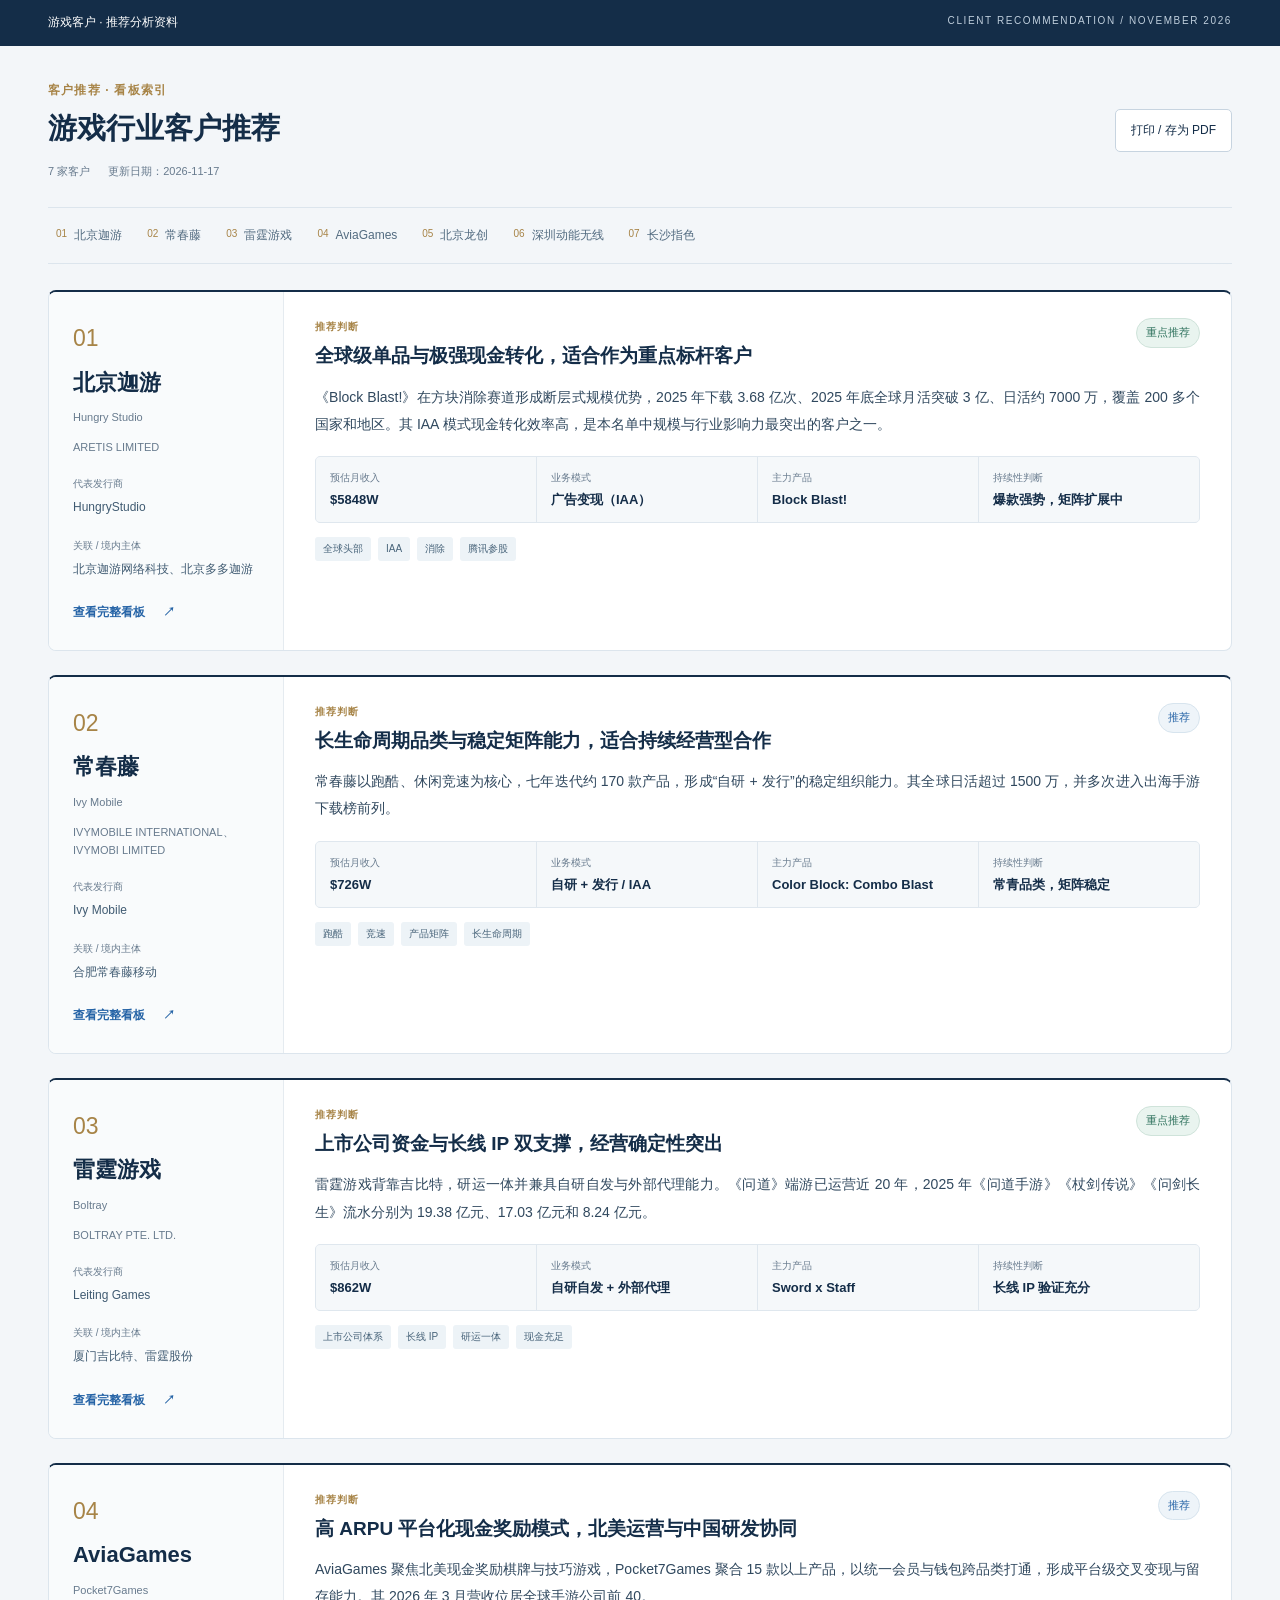
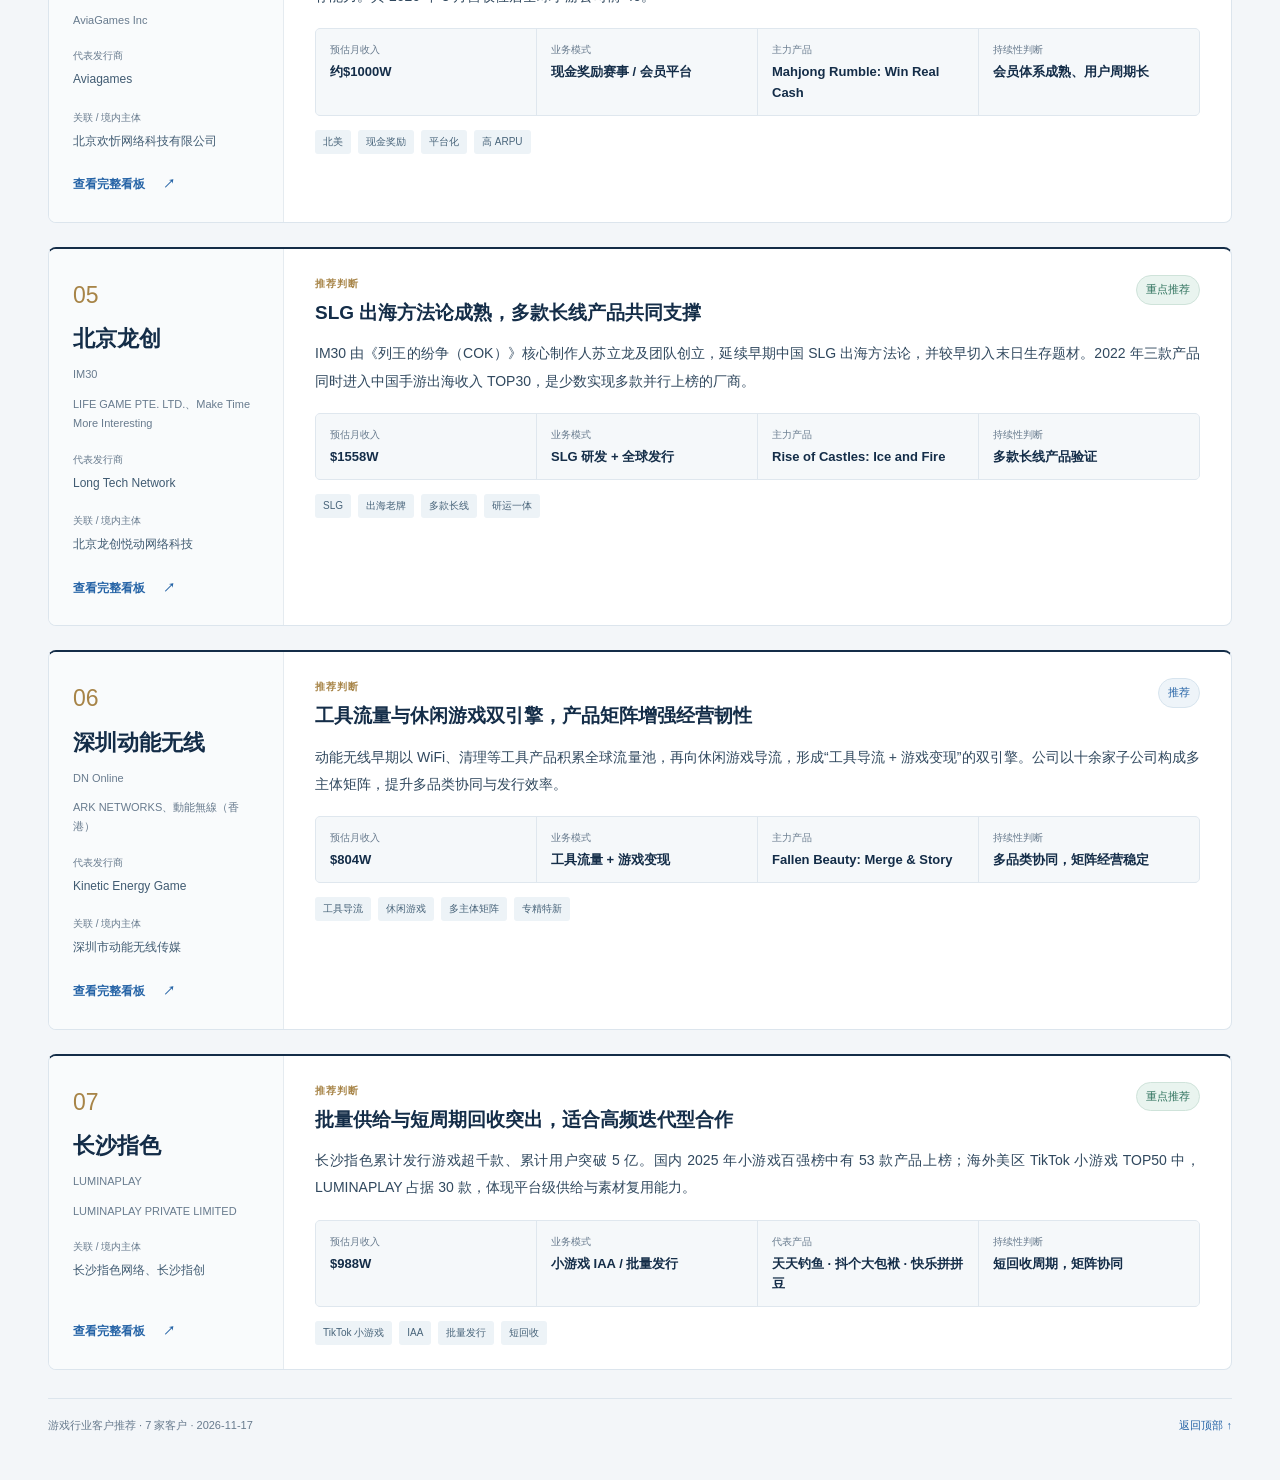
<file: index.html>
<!doctype html><html lang="zh-CN"><head><meta charset="utf-8"><meta name="viewport" content="width=device-width,initial-scale=1"><meta name="color-scheme" content="light"><title>游戏行业客户推荐 · 看板索引</title><style>
:root{--navy:#142d48;--blue:#2563a6;--gold:#a78447;--text:#30485e;--muted:#687b8e;--line:#dce5ed;--bg:#f3f6f9;--teal:#087d82;--green:#2f725d}
*{box-sizing:border-box}html{scroll-behavior:smooth;scroll-padding-top:90px}body{margin:0;background:var(--bg);color:var(--text);font:15px/1.8 -apple-system,BlinkMacSystemFont,"Segoe UI","PingFang SC","Microsoft YaHei",sans-serif}a{color:var(--blue);text-decoration:none}a:hover{text-decoration:underline}:focus-visible{outline:3px solid #75b4da;outline-offset:4px}button{font:inherit;cursor:pointer}h1,h2,h3,p{margin:0}.topbar{background:var(--navy);color:#fff;display:flex;justify-content:space-between;gap:20px;padding:12px max(28px,calc((100vw - 1184px)/2))}.topbar b{font-size:12px;font-weight:500}.topbar span{font-size:10px;letter-spacing:.16em;color:#bfcedc}.page{max-width:1240px;padding:34px 28px 44px;margin:auto}.masthead{display:flex;justify-content:space-between;gap:24px;align-items:center;padding-bottom:25px}.eyebrow{font-size:12px;font-weight:600;color:var(--gold);letter-spacing:.1em;margin-bottom:7px}h1{font-size:29px;line-height:1.4;color:var(--navy)}.meta{display:flex;flex-wrap:wrap;gap:6px 18px;color:var(--muted);font-size:11px;margin-top:13px}.actions button{border:1px solid #c7d4e0;border-radius:5px;background:#fff;color:var(--navy);font-size:12px;padding:10px 15px}.nav{position:sticky;top:0;z-index:5;background:#f3f6f9f3;backdrop-filter:blur(8px);border-block:1px solid var(--line);display:flex;flex-wrap:wrap;gap:5px 9px;padding:13px 0;margin-bottom:26px}.nav a{display:inline-flex;gap:7px;color:#526b80;font-size:12px;padding:4px 8px;border-radius:4px}.nav a:hover{color:var(--navy);background:#e6edf3;text-decoration:none}.nav span{font-size:10px;color:var(--gold)}.grid{display:grid;gap:24px}.card{display:grid;grid-template-columns:235px minmax(0,1fr);background:#fff;border:1px solid var(--line);border-top:2px solid var(--navy);border-radius:8px;overflow:hidden;scroll-margin-top:86px}.identity{display:flex;flex-direction:column;padding:26px 24px;background:#f9fbfc;border-right:1px solid #e5ebf0;min-width:0}.identitytop{display:flex;flex-direction:column;gap:7px}.num{font-size:23px;color:var(--gold)}.identity h2{font-size:22px;line-height:1.45;color:var(--navy)}.brand{font-size:11px;color:var(--muted);margin-top:3px}.entity{font-size:11px;line-height:1.7;color:var(--muted);margin-top:10px;overflow-wrap:anywhere}.field{margin-top:18px}.label{display:block;font-size:10px;color:var(--muted)}.field p{font-size:12px;color:#405b72;margin-top:4px}.detail{display:inline-flex;align-items:center;gap:18px;padding-top:22px;margin-top:auto;font-size:12px;font-weight:600}.review{padding:26px 31px 24px;min-width:0}.reviewtop{display:flex;justify-content:space-between;gap:15px;align-items:flex-start}.review-label{font-size:10px;font-weight:600;color:var(--gold);letter-spacing:.1em;margin-bottom:5px}.review h3{font-size:19px;line-height:1.6;color:var(--navy);margin-bottom:12px}.tier{white-space:nowrap;font-size:11px;padding:4px 9px;border-radius:999px;background:#e9f4ef;color:var(--green);border:1px solid #cfe3da}.tier.focus{background:#eef4f9;color:var(--blue);border-color:#d7e4ee}.summary{font-size:14px;line-height:1.95;text-align:justify}.facts{display:grid;grid-template-columns:repeat(4,minmax(0,1fr));gap:1px;background:#dfe7ee;border:1px solid #dfe7ee;border-radius:5px;overflow:hidden;margin-top:18px}.fact{background:#f5f8fa;padding:12px 14px}.fact span{display:block;font-size:10px;color:var(--muted)}.fact b{display:block;font-size:13px;line-height:1.55;color:var(--navy);margin-top:3px;overflow-wrap:anywhere}.chips{display:flex;flex-wrap:wrap;gap:7px;margin-top:14px}.chip{font-size:10px;color:#48647a;background:#edf3f7;border-radius:3px;padding:3px 8px}.footer{display:flex;justify-content:space-between;gap:20px;border-top:1px solid var(--line);padding-top:17px;margin-top:28px;color:var(--muted);font-size:11px}.note{background:#fffaf0;border:1px solid #eadfc9;border-left:3px solid var(--gold);padding:12px 15px;border-radius:4px;font-size:11px;color:#6e5a3b;margin-bottom:22px}
@media(max-width:900px){.card{grid-template-columns:200px 1fr}.facts{grid-template-columns:1fr 1fr}.review{padding:24px}.page{padding-inline:18px}}@media(max-width:680px){.masthead{display:block}.actions{margin-top:16px}.nav{position:static}.card{grid-template-columns:1fr}.identity{border-right:0;border-bottom:1px solid var(--line)}.detail{margin-top:10px}.reviewtop{display:block}.tier{display:inline-flex;margin-bottom:9px}.facts{grid-template-columns:1fr 1fr}.topbar span{display:none}}@media(max-width:420px){.facts{grid-template-columns:1fr}.page{padding-inline:12px}.review{padding:19px}.identity{padding:20px}h1{font-size:24px}}
@media print{@page{size:A4 portrait;margin:12mm}body{background:#fff}.topbar,.nav,.actions,.footer{display:none}.page{padding:0;max-width:none}h1{font-size:22px}.note{font-size:9px}.card{grid-template-columns:150px 1fr;margin-bottom:12px;break-inside:avoid}.identity{padding:14px}.identity h2{font-size:15px}.review{padding:14px 16px}.review h3{font-size:14px}.summary{font-size:10px}.facts{margin-top:10px}.fact{padding:8px}.detail{display:none}.chips{margin-top:8px}}
</style></head><body id="top"><div class="topbar"><b>游戏客户 · 推荐分析资料</b><span>CLIENT RECOMMENDATION / NOVEMBER 2026</span></div><main class="page"><header class="masthead"><div><div class="eyebrow">客户推荐 · 看板索引</div><h1>游戏行业客户推荐</h1><div class="meta"><span>7 家客户</span><span>更新日期：2026-11-17</span></div></div><div class="actions"><button type="button" onclick="window.print()">打印 / 存为 PDF</button></div></header><nav class="nav" aria-label="跳转至客户推荐"><a href="#hungry-studio"><span>01</span>北京迦游</a><a href="#ivy-mobile"><span>02</span>常春藤</a><a href="#boltray"><span>03</span>雷霆游戏</a><a href="#aviagames"><span>04</span>AviaGames</a><a href="#im30"><span>05</span>北京龙创</a><a href="#dnonline"><span>06</span>深圳动能无线</a><a href="#luminaplay"><span>07</span>长沙指色</a></nav><div class="grid"><article class="card" id="hungry-studio">
    <header class="identity"><div class="identitytop"><span class="num">01</span><h2>北京迦游</h2><div class="brand">Hungry Studio</div></div><div class="entity">ARETIS LIMITED</div><div class="field"><span class="label">代表发行商</span><p>HungryStudio</p></div><div class="field"><span class="label">关联 / 境内主体</span><p>北京迦游网络科技、北京多多迦游</p></div><a class="detail" href="01_北京迦游_Hungry_Studio.html">查看完整看板 <span aria-hidden="true">↗</span></a></header>
    <div class="review"><div class="reviewtop"><div><div class="review-label">推荐判断</div><h3>全球级单品与极强现金转化，适合作为重点标杆客户</h3></div><span class="tier ">重点推荐</span></div><p class="summary">《Block Blast!》在方块消除赛道形成断层式规模优势，2025 年下载 3.68 亿次、2025 年底全球月活突破 3 亿、日活约 7000 万，覆盖 200 多个国家和地区。其 IAA 模式现金转化效率高，是本名单中规模与行业影响力最突出的客户之一。</p><div class="facts"><div class="fact"><span>预估月收入</span><b>$5848W</b></div><div class="fact"><span>业务模式</span><b>广告变现（IAA）</b></div><div class="fact"><span>主力产品</span><b>Block Blast!</b></div><div class="fact"><span>持续性判断</span><b>爆款强势，矩阵扩展中</b></div></div><div class="chips"><span class="chip">全球头部</span><span class="chip">IAA</span><span class="chip">消除</span><span class="chip">腾讯参股</span></div></div>
  </article><article class="card" id="ivy-mobile">
    <header class="identity"><div class="identitytop"><span class="num">02</span><h2>常春藤</h2><div class="brand">Ivy Mobile</div></div><div class="entity">IVYMOBILE INTERNATIONAL、IVYMOBI LIMITED</div><div class="field"><span class="label">代表发行商</span><p>Ivy Mobile</p></div><div class="field"><span class="label">关联 / 境内主体</span><p>合肥常春藤移动</p></div><a class="detail" href="02_常春藤_Ivy_Mobile.html">查看完整看板 <span aria-hidden="true">↗</span></a></header>
    <div class="review"><div class="reviewtop"><div><div class="review-label">推荐判断</div><h3>长生命周期品类与稳定矩阵能力，适合持续经营型合作</h3></div><span class="tier focus">推荐</span></div><p class="summary">常春藤以跑酷、休闲竞速为核心，七年迭代约 170 款产品，形成“自研 + 发行”的稳定组织能力。其全球日活超过 1500 万，并多次进入出海手游下载榜前列。</p><div class="facts"><div class="fact"><span>预估月收入</span><b>$726W</b></div><div class="fact"><span>业务模式</span><b>自研 + 发行 / IAA</b></div><div class="fact"><span>主力产品</span><b>Color Block: Combo Blast</b></div><div class="fact"><span>持续性判断</span><b>常青品类，矩阵稳定</b></div></div><div class="chips"><span class="chip">跑酷</span><span class="chip">竞速</span><span class="chip">产品矩阵</span><span class="chip">长生命周期</span></div></div>
  </article><article class="card" id="boltray">
    <header class="identity"><div class="identitytop"><span class="num">03</span><h2>雷霆游戏</h2><div class="brand">Boltray</div></div><div class="entity">BOLTRAY PTE. LTD.</div><div class="field"><span class="label">代表发行商</span><p>Leiting Games</p></div><div class="field"><span class="label">关联 / 境内主体</span><p>厦门吉比特、雷霆股份</p></div><a class="detail" href="03_雷霆游戏_Boltray.html">查看完整看板 <span aria-hidden="true">↗</span></a></header>
    <div class="review"><div class="reviewtop"><div><div class="review-label">推荐判断</div><h3>上市公司资金与长线 IP 双支撑，经营确定性突出</h3></div><span class="tier ">重点推荐</span></div><p class="summary">雷霆游戏背靠吉比特，研运一体并兼具自研自发与外部代理能力。《问道》端游已运营近 20 年，2025 年《问道手游》《杖剑传说》《问剑长生》流水分别为 19.38 亿元、17.03 亿元和 8.24 亿元。</p><div class="facts"><div class="fact"><span>预估月收入</span><b>$862W</b></div><div class="fact"><span>业务模式</span><b>自研自发 + 外部代理</b></div><div class="fact"><span>主力产品</span><b>Sword x Staff</b></div><div class="fact"><span>持续性判断</span><b>长线 IP 验证充分</b></div></div><div class="chips"><span class="chip">上市公司体系</span><span class="chip">长线 IP</span><span class="chip">研运一体</span><span class="chip">现金充足</span></div></div>
  </article><article class="card" id="aviagames">
    <header class="identity"><div class="identitytop"><span class="num">04</span><h2>AviaGames</h2><div class="brand">Pocket7Games</div></div><div class="entity">AviaGames Inc</div><div class="field"><span class="label">代表发行商</span><p>Aviagames</p></div><div class="field"><span class="label">关联 / 境内主体</span><p>北京欢忻网络科技有限公司</p></div><a class="detail" href="04_AviaGames.html">查看完整看板 <span aria-hidden="true">↗</span></a></header>
    <div class="review"><div class="reviewtop"><div><div class="review-label">推荐判断</div><h3>高 ARPU 平台化现金奖励模式，北美运营与中国研发协同</h3></div><span class="tier focus">推荐</span></div><p class="summary">AviaGames 聚焦北美现金奖励棋牌与技巧游戏，Pocket7Games 聚合 15 款以上产品，以统一会员与钱包跨品类打通，形成平台级交叉变现与留存能力。其 2026 年 3 月营收位居全球手游公司前 40。</p><div class="facts"><div class="fact"><span>预估月收入</span><b>约$1000W</b></div><div class="fact"><span>业务模式</span><b>现金奖励赛事 / 会员平台</b></div><div class="fact"><span>主力产品</span><b>Mahjong Rumble: Win Real Cash</b></div><div class="fact"><span>持续性判断</span><b>会员体系成熟、用户周期长</b></div></div><div class="chips"><span class="chip">北美</span><span class="chip">现金奖励</span><span class="chip">平台化</span><span class="chip">高 ARPU</span></div></div>
  </article><article class="card" id="im30">
    <header class="identity"><div class="identitytop"><span class="num">05</span><h2>北京龙创</h2><div class="brand">IM30</div></div><div class="entity">LIFE GAME PTE. LTD.、Make Time More Interesting</div><div class="field"><span class="label">代表发行商</span><p>Long Tech Network</p></div><div class="field"><span class="label">关联 / 境内主体</span><p>北京龙创悦动网络科技</p></div><a class="detail" href="05_北京龙创_IM30.html">查看完整看板 <span aria-hidden="true">↗</span></a></header>
    <div class="review"><div class="reviewtop"><div><div class="review-label">推荐判断</div><h3>SLG 出海方法论成熟，多款长线产品共同支撑</h3></div><span class="tier ">重点推荐</span></div><p class="summary">IM30 由《列王的纷争（COK）》核心制作人苏立龙及团队创立，延续早期中国 SLG 出海方法论，并较早切入末日生存题材。2022 年三款产品同时进入中国手游出海收入 TOP30，是少数实现多款并行上榜的厂商。</p><div class="facts"><div class="fact"><span>预估月收入</span><b>$1558W</b></div><div class="fact"><span>业务模式</span><b>SLG 研发 + 全球发行</b></div><div class="fact"><span>主力产品</span><b>Rise of Castles: Ice and Fire</b></div><div class="fact"><span>持续性判断</span><b>多款长线产品验证</b></div></div><div class="chips"><span class="chip">SLG</span><span class="chip">出海老牌</span><span class="chip">多款长线</span><span class="chip">研运一体</span></div></div>
  </article><article class="card" id="dnonline">
    <header class="identity"><div class="identitytop"><span class="num">06</span><h2>深圳动能无线</h2><div class="brand">DN Online</div></div><div class="entity">ARK NETWORKS、動能無線（香港）</div><div class="field"><span class="label">代表发行商</span><p>Kinetic Energy Game</p></div><div class="field"><span class="label">关联 / 境内主体</span><p>深圳市动能无线传媒</p></div><a class="detail" href="06_深圳动能无线.html">查看完整看板 <span aria-hidden="true">↗</span></a></header>
    <div class="review"><div class="reviewtop"><div><div class="review-label">推荐判断</div><h3>工具流量与休闲游戏双引擎，产品矩阵增强经营韧性</h3></div><span class="tier focus">推荐</span></div><p class="summary">动能无线早期以 WiFi、清理等工具产品积累全球流量池，再向休闲游戏导流，形成“工具导流 + 游戏变现”的双引擎。公司以十余家子公司构成多主体矩阵，提升多品类协同与发行效率。</p><div class="facts"><div class="fact"><span>预估月收入</span><b>$804W</b></div><div class="fact"><span>业务模式</span><b>工具流量 + 游戏变现</b></div><div class="fact"><span>主力产品</span><b>Fallen Beauty: Merge &amp; Story</b></div><div class="fact"><span>持续性判断</span><b>多品类协同，矩阵经营稳定</b></div></div><div class="chips"><span class="chip">工具导流</span><span class="chip">休闲游戏</span><span class="chip">多主体矩阵</span><span class="chip">专精特新</span></div></div>
  </article><article class="card" id="luminaplay">
    <header class="identity"><div class="identitytop"><span class="num">07</span><h2>长沙指色</h2><div class="brand">LUMINAPLAY</div></div><div class="entity">LUMINAPLAY PRIVATE LIMITED</div><div class="field"><span class="label">关联 / 境内主体</span><p>长沙指色网络、长沙指创</p></div><a class="detail" href="07_长沙指色_LUMINAPLAY.html">查看完整看板 <span aria-hidden="true">↗</span></a></header>
    <div class="review"><div class="reviewtop"><div><div class="review-label">推荐判断</div><h3>批量供给与短周期回收突出，适合高频迭代型合作</h3></div><span class="tier ">重点推荐</span></div><p class="summary">长沙指色累计发行游戏超千款、累计用户突破 5 亿。国内 2025 年小游戏百强榜中有 53 款产品上榜；海外美区 TikTok 小游戏 TOP50 中，LUMINAPLAY 占据 30 款，体现平台级供给与素材复用能力。</p><div class="facts"><div class="fact"><span>预估月收入</span><b>$988W</b></div><div class="fact"><span>业务模式</span><b>小游戏 IAA / 批量发行</b></div><div class="fact"><span>代表产品</span><b>天天钓鱼 · 抖个大包袱 · 快乐拼拼豆</b></div><div class="fact"><span>持续性判断</span><b>短回收周期，矩阵协同</b></div></div><div class="chips"><span class="chip">TikTok 小游戏</span><span class="chip">IAA</span><span class="chip">批量发行</span><span class="chip">短回收</span></div></div>
  </article></div><footer class="footer"><span>游戏行业客户推荐 · 7 家客户 · 2026-11-17</span><a href="#top">返回顶部 ↑</a></footer></main></body></html>
</file>
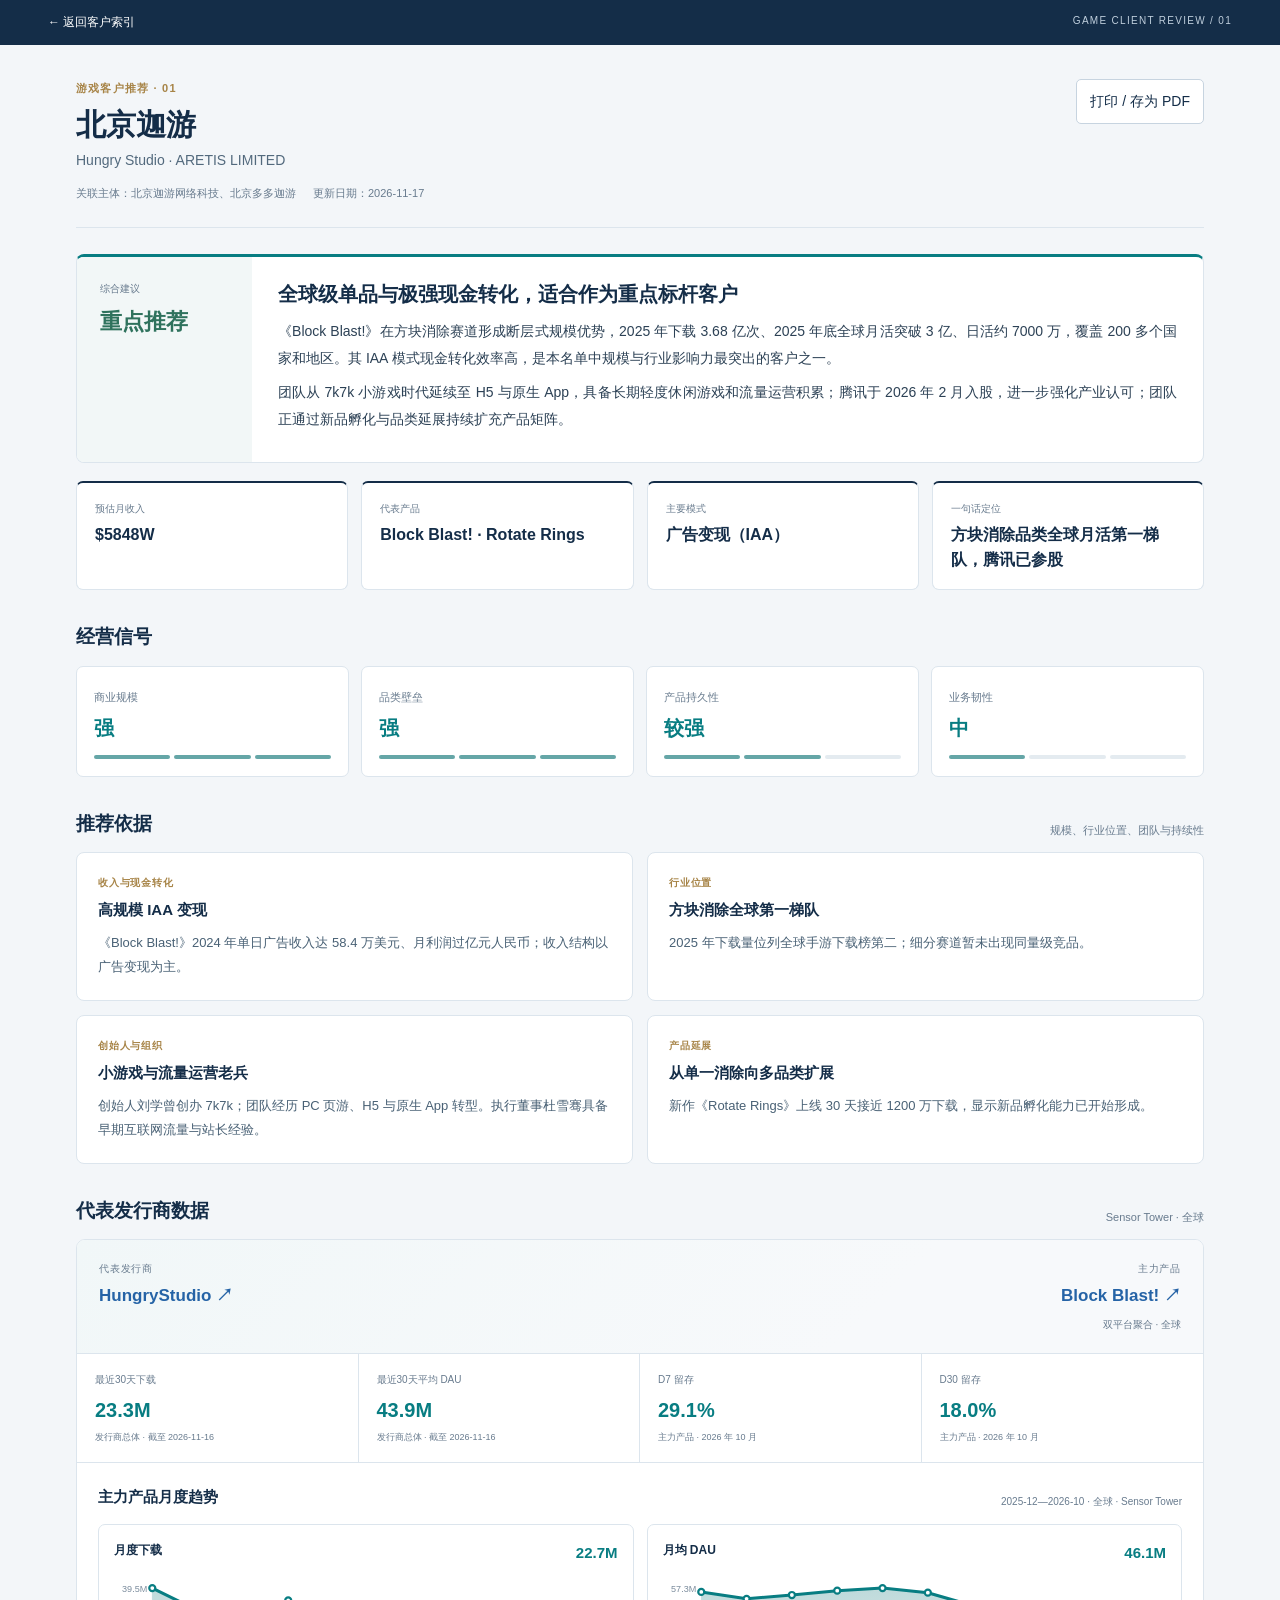
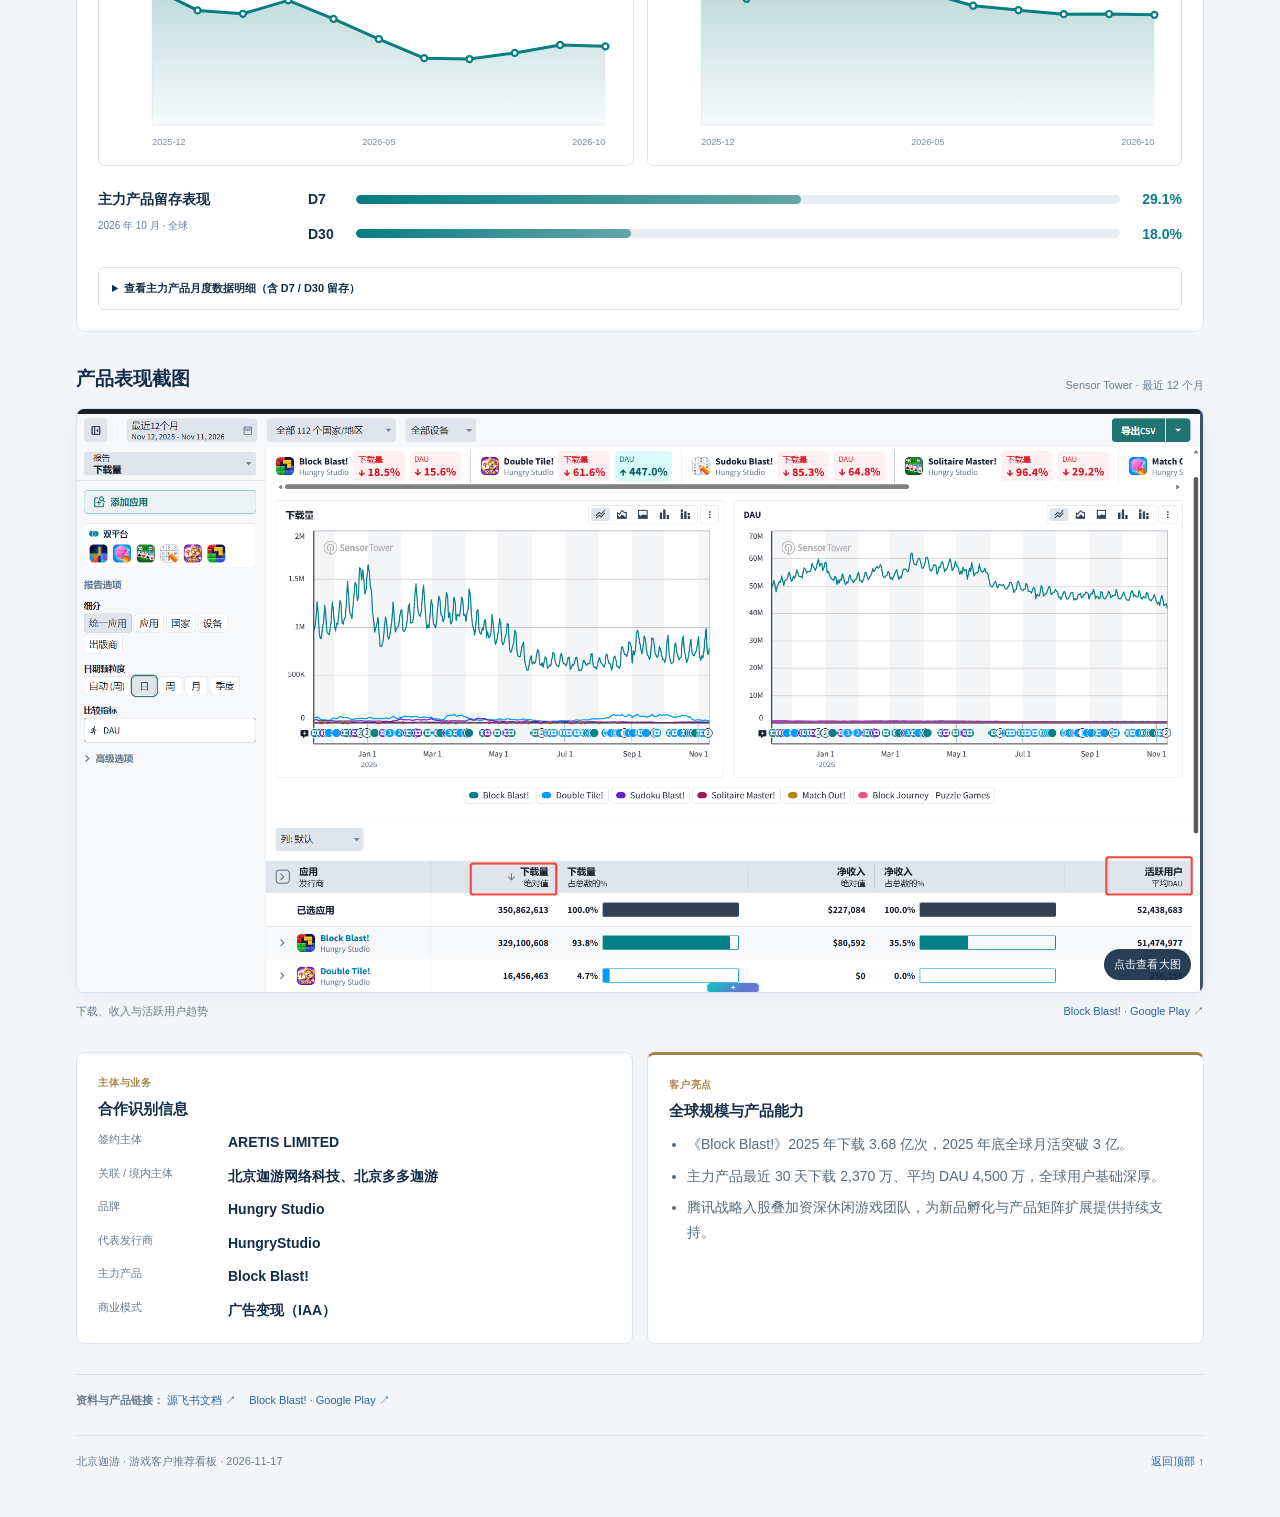
<file: 01_北京迦游_Hungry_Studio.html>
<!doctype html><html lang="zh-CN"><head><meta charset="utf-8"><meta name="viewport" content="width=device-width,initial-scale=1"><meta name="color-scheme" content="light"><title>北京迦游 · 游戏客户推荐</title><style>
:root{--navy:#142d48;--blue:#2563a6;--teal:#087d82;--gold:#a78447;--text:#2c4155;--muted:#687b8e;--line:#dce5ed;--bg:#f3f6f9;--paper:#fff;--green:#2f725d;--warn:#915d19}
*{box-sizing:border-box}html{scroll-behavior:smooth}body{margin:0;background:var(--bg);color:var(--text);font:14px/1.75 -apple-system,BlinkMacSystemFont,"Segoe UI","PingFang SC","Microsoft YaHei",sans-serif}a{color:var(--blue);text-decoration:none}a:hover{text-decoration:underline}:focus-visible{outline:3px solid #75b4da;outline-offset:3px}button{font:inherit;cursor:pointer}.topbar{background:var(--navy);color:#fff;display:flex;justify-content:space-between;gap:20px;padding:12px max(28px,calc((100vw - 1184px)/2))}.topbar a{color:#fff;font-size:12px}.topbar span{font-size:10px;letter-spacing:.13em;color:#bfcedc}.page{max-width:1184px;margin:auto;padding:34px 28px 46px}.masthead{display:flex;justify-content:space-between;gap:25px;align-items:flex-start;border-bottom:1px solid var(--line);padding-bottom:24px}.eyebrow{font-size:11px;font-weight:700;color:var(--gold);letter-spacing:.11em;margin-bottom:7px}h1{font-size:30px;line-height:1.3;color:var(--navy);margin:0}.brandline{font-size:14px;color:#52697d;margin:4px 0 11px}.meta{display:flex;flex-wrap:wrap;gap:5px 17px;color:var(--muted);font-size:11px}.actions button{border:1px solid #c7d4e0;background:#fff;color:var(--navy);padding:9px 13px;border-radius:5px}.decision{display:grid;grid-template-columns:175px minmax(0,1fr);margin-top:26px;background:#fff;border:1px solid var(--line);border-top:3px solid var(--teal);border-radius:8px;overflow:hidden}.decision-side{background:#f2f7f7;padding:23px}.decision-side span{display:block;font-size:10px;color:var(--muted)}.decision-side b{display:block;font-size:22px;color:var(--green);margin-top:5px}.decision-side b.focus{color:var(--blue)}.decision-main{padding:22px 26px}.decision-main h2{font-size:20px;line-height:1.5;color:var(--navy);margin:0 0 9px}.decision-main p{font-size:14px;line-height:1.9;margin:8px 0;text-align:justify}.kpis{display:grid;grid-template-columns:repeat(4,1fr);gap:13px;margin-top:18px}.kpi{background:#fff;border:1px solid var(--line);border-top:2px solid var(--navy);border-radius:7px;padding:17px 18px;min-width:0}.kpi span{display:block;font-size:10px;color:var(--muted)}.kpi b{display:block;color:var(--navy);font-size:16px;line-height:1.55;margin-top:5px;overflow-wrap:anywhere}.section{margin-top:30px}.sectionhead{display:flex;justify-content:space-between;gap:18px;align-items:end;margin-bottom:12px}.sectionhead h2{font-size:19px;color:var(--navy);margin:0}.sectionhead p{font-size:11px;color:var(--muted);margin:0}.signals{display:grid;grid-template-columns:repeat(4,1fr);gap:12px}.signal{background:#fff;border:1px solid var(--line);border-radius:7px;padding:17px}.signal span{font-size:11px;color:var(--muted)}.signal b{display:block;font-size:20px;color:var(--teal);margin-top:3px}.segments{display:flex;gap:4px;margin-top:9px}.segments i{height:4px;flex:1;background:#e4ebf0;border-radius:2px}.segments i.on{background:#65a6a7}.evidence{display:grid;grid-template-columns:1fr 1fr;gap:14px}.card{background:#fff;border:1px solid var(--line);border-radius:8px;padding:21px}.card .overline{font-size:10px;color:var(--gold);font-weight:700;letter-spacing:.08em}.card h3{font-size:15px;color:var(--navy);margin:5px 0 8px}.card p{font-size:13px;line-height:1.85;color:#496175;margin:0}.bottomgrid{display:grid;grid-template-columns:1fr 1fr;gap:14px}.watch{border-top:3px solid var(--gold)}.watch ul{padding-left:18px;margin:8px 0 0}.watch li{margin:7px 0;color:#576d7f}.profile dl{display:grid;grid-template-columns:115px 1fr;gap:9px 15px;margin:8px 0 0}.profile dt{color:var(--muted);font-size:11px}.profile dd{margin:0;color:var(--navy);font-weight:600;overflow-wrap:anywhere}.sources{font-size:11px;color:var(--muted);border-top:1px solid var(--line);margin-top:30px;padding-top:16px}.sources a{margin-right:13px}.notice{font-size:11px;color:#6d5b40;background:#fffaf0;border:1px solid #eadfc9;border-left:3px solid var(--gold);padding:11px 14px;border-radius:4px;margin-top:18px}.footer{display:flex;justify-content:space-between;gap:20px;border-top:1px solid var(--line);padding-top:16px;margin-top:24px;color:var(--muted);font-size:11px}
@media(max-width:850px){.kpis,.signals{grid-template-columns:1fr 1fr}.evidence,.bottomgrid{grid-template-columns:1fr}.page{padding-inline:18px}}@media(max-width:620px){.masthead{display:block}.actions{margin-top:14px}.decision{grid-template-columns:1fr}.decision-side{padding:16px 20px}.decision-main{padding:19px}.kpis{grid-template-columns:1fr 1fr}.topbar span{display:none}.signals{grid-template-columns:1fr 1fr}}@media(max-width:420px){.page{padding-inline:12px}.kpis,.signals{grid-template-columns:1fr}.profile dl{grid-template-columns:1fr;gap:2px}.profile dd{margin-bottom:8px}h1{font-size:25px}}
@media print{@page{size:A4 portrait;margin:12mm}.topbar,.actions,.footer{display:none}body{background:#fff}.page{padding:0;max-width:none}.masthead{padding-bottom:13px}h1{font-size:23px}.decision{margin-top:15px}.decision-main,.decision-side{padding:13px 15px}.decision-main h2{font-size:16px}.decision-main p{font-size:11px}.kpis{gap:7px;margin-top:10px}.kpi{padding:10px}.kpi b{font-size:13px}.section{margin-top:18px}.signals{gap:7px}.signal{padding:10px}.signal b{font-size:15px}.evidence,.bottomgrid{gap:8px}.card{padding:12px;break-inside:avoid}.card p,.watch li{font-size:10px}.sources,.notice{font-size:8px}.notice{margin-top:10px}}
</style><link rel="stylesheet" href="assets/gallery.css"><link rel="stylesheet" href="assets/publisher.css"></head><body id="top"><div class="topbar"><a href="00_客户看板索引.html">← 返回客户索引</a><span>GAME CLIENT REVIEW / 01</span></div><main class="page"><header class="masthead"><div><div class="eyebrow">游戏客户推荐 · 01</div><h1>北京迦游</h1><div class="brandline">Hungry Studio · ARETIS LIMITED</div><div class="meta"><span>关联主体：北京迦游网络科技、北京多多迦游</span><span>更新日期：2026-11-17</span></div></div><div class="actions"><button type="button" onclick="window.print()">打印 / 存为 PDF</button></div></header>
  <section class="decision"><div class="decision-side"><span>综合建议</span><b class="">重点推荐</b></div><div class="decision-main"><h2>全球级单品与极强现金转化，适合作为重点标杆客户</h2><p>《Block Blast!》在方块消除赛道形成断层式规模优势，2025 年下载 3.68 亿次、2025 年底全球月活突破 3 亿、日活约 7000 万，覆盖 200 多个国家和地区。其 IAA 模式现金转化效率高，是本名单中规模与行业影响力最突出的客户之一。</p><p>团队从 7k7k 小游戏时代延续至 H5 与原生 App，具备长期轻度休闲游戏和流量运营积累；腾讯于 2026 年 2 月入股，进一步强化产业认可；团队正通过新品孵化与品类延展持续扩充产品矩阵。</p></div></section>
  <div class="kpis"><div class="kpi"><span>预估月收入</span><b>$5848W</b></div><div class="kpi"><span>代表产品</span><b>Block Blast! · Rotate Rings</b></div><div class="kpi"><span>主要模式</span><b>广告变现（IAA）</b></div><div class="kpi"><span>一句话定位</span><b>方块消除品类全球月活第一梯队，腾讯已参股</b></div></div>
  <section class="section"><div class="sectionhead"><h2>经营信号</h2></div><div class="signals"><div class="signal"><span>商业规模</span><b>强</b><div class="segments" aria-label="强"><i class="on"></i><i class="on"></i><i class="on"></i></div></div><div class="signal"><span>品类壁垒</span><b>强</b><div class="segments" aria-label="强"><i class="on"></i><i class="on"></i><i class="on"></i></div></div><div class="signal"><span>产品持久性</span><b>较强</b><div class="segments" aria-label="较强"><i class="on"></i><i class="on"></i><i class=""></i></div></div><div class="signal"><span>业务韧性</span><b>中</b><div class="segments" aria-label="中"><i class="on"></i><i class=""></i><i class=""></i></div></div></div></section>
  <section class="section"><div class="sectionhead"><h2>推荐依据</h2><p>规模、行业位置、团队与持续性</p></div><div class="evidence"><article class="card"><div class="overline">收入与现金转化</div><h3>高规模 IAA 变现</h3><p>《Block Blast!》2024 年单日广告收入达 58.4 万美元、月利润过亿元人民币；收入结构以广告变现为主。</p></article><article class="card"><div class="overline">行业位置</div><h3>方块消除全球第一梯队</h3><p>2025 年下载量位列全球手游下载榜第二；细分赛道暂未出现同量级竞品。</p></article><article class="card"><div class="overline">创始人与组织</div><h3>小游戏与流量运营老兵</h3><p>创始人刘学曾创办 7k7k；团队经历 PC 页游、H5 与原生 App 转型。执行董事杜雪骞具备早期互联网流量与站长经验。</p></article><article class="card"><div class="overline">产品延展</div><h3>从单一消除向多品类扩展</h3><p>新作《Rotate Rings》上线 30 天接近 1200 万下载，显示新品孵化能力已开始形成。</p></article></div></section>
  <section class="section publisher-performance"><div class="sectionhead"><h2>代表发行商数据</h2><p>Sensor Tower · 全球</p></div><div data-publisher-dashboard="hungry"></div></section>
  <section class="section"><div class="sectionhead"><h2>产品表现截图</h2><p>Sensor Tower · 最近 12 个月</p></div><button class="media-card" type="button" data-lightbox="assets/hungry-studio-sensortower.png" aria-label="查看北京迦游 Hungry Studio 产品表现截图大图"><img src="assets/hungry-studio-sensortower.png" alt="北京迦游 Hungry Studio 产品表现截图" loading="lazy"><span class="media-hint">点击查看大图</span></button><div class="media-caption"><span>下载、收入与活跃用户趋势</span><span><a href="https://play.google.com/store/apps/details?id=com.block.juggle&amp;gl=ID" target="_blank" rel="noopener noreferrer">Block Blast! · Google Play ↗</a></span></div></section>
  <section class="section"><div class="bottomgrid"><article class="card profile"><div class="overline">主体与业务</div><h3>合作识别信息</h3><dl><dt>签约主体</dt><dd>ARETIS LIMITED</dd><dt>关联 / 境内主体</dt><dd>北京迦游网络科技、北京多多迦游</dd><dt>品牌</dt><dd>Hungry Studio</dd><dt>代表发行商</dt><dd>HungryStudio</dd><dt>主力产品</dt><dd>Block Blast!</dd><dt>商业模式</dt><dd>广告变现（IAA）</dd></dl></article><article class="card watch"><div class="overline">客户亮点</div><h3>全球规模与产品能力</h3><ul><li>《Block Blast!》2025 年下载 3.68 亿次，2025 年底全球月活突破 3 亿。</li><li>主力产品最近 30 天下载 2,370 万、平均 DAU 4,500 万，全球用户基础深厚。</li><li>腾讯战略入股叠加资深休闲游戏团队，为新品孵化与产品矩阵扩展提供持续支持。</li></ul></article></div></section><div class="sources"><b>资料与产品链接：</b> <a href="https://q6y68vu0j8.feishu.cn/docx/ADJtdkBw3oiPd7xRdiWc30gGnWe" target="_blank" rel="noopener noreferrer">源飞书文档 ↗</a><a href="https://play.google.com/store/apps/details?id=com.block.juggle&amp;gl=ID" target="_blank" rel="noopener noreferrer">Block Blast! · Google Play ↗</a></div><footer class="footer"><span>北京迦游 · 游戏客户推荐看板 · 2026-11-17</span><a href="#top">返回顶部 ↑</a></footer></main><script src="assets/gallery.js"></script><script src="assets/publisher.js"></script></body></html>
</file>
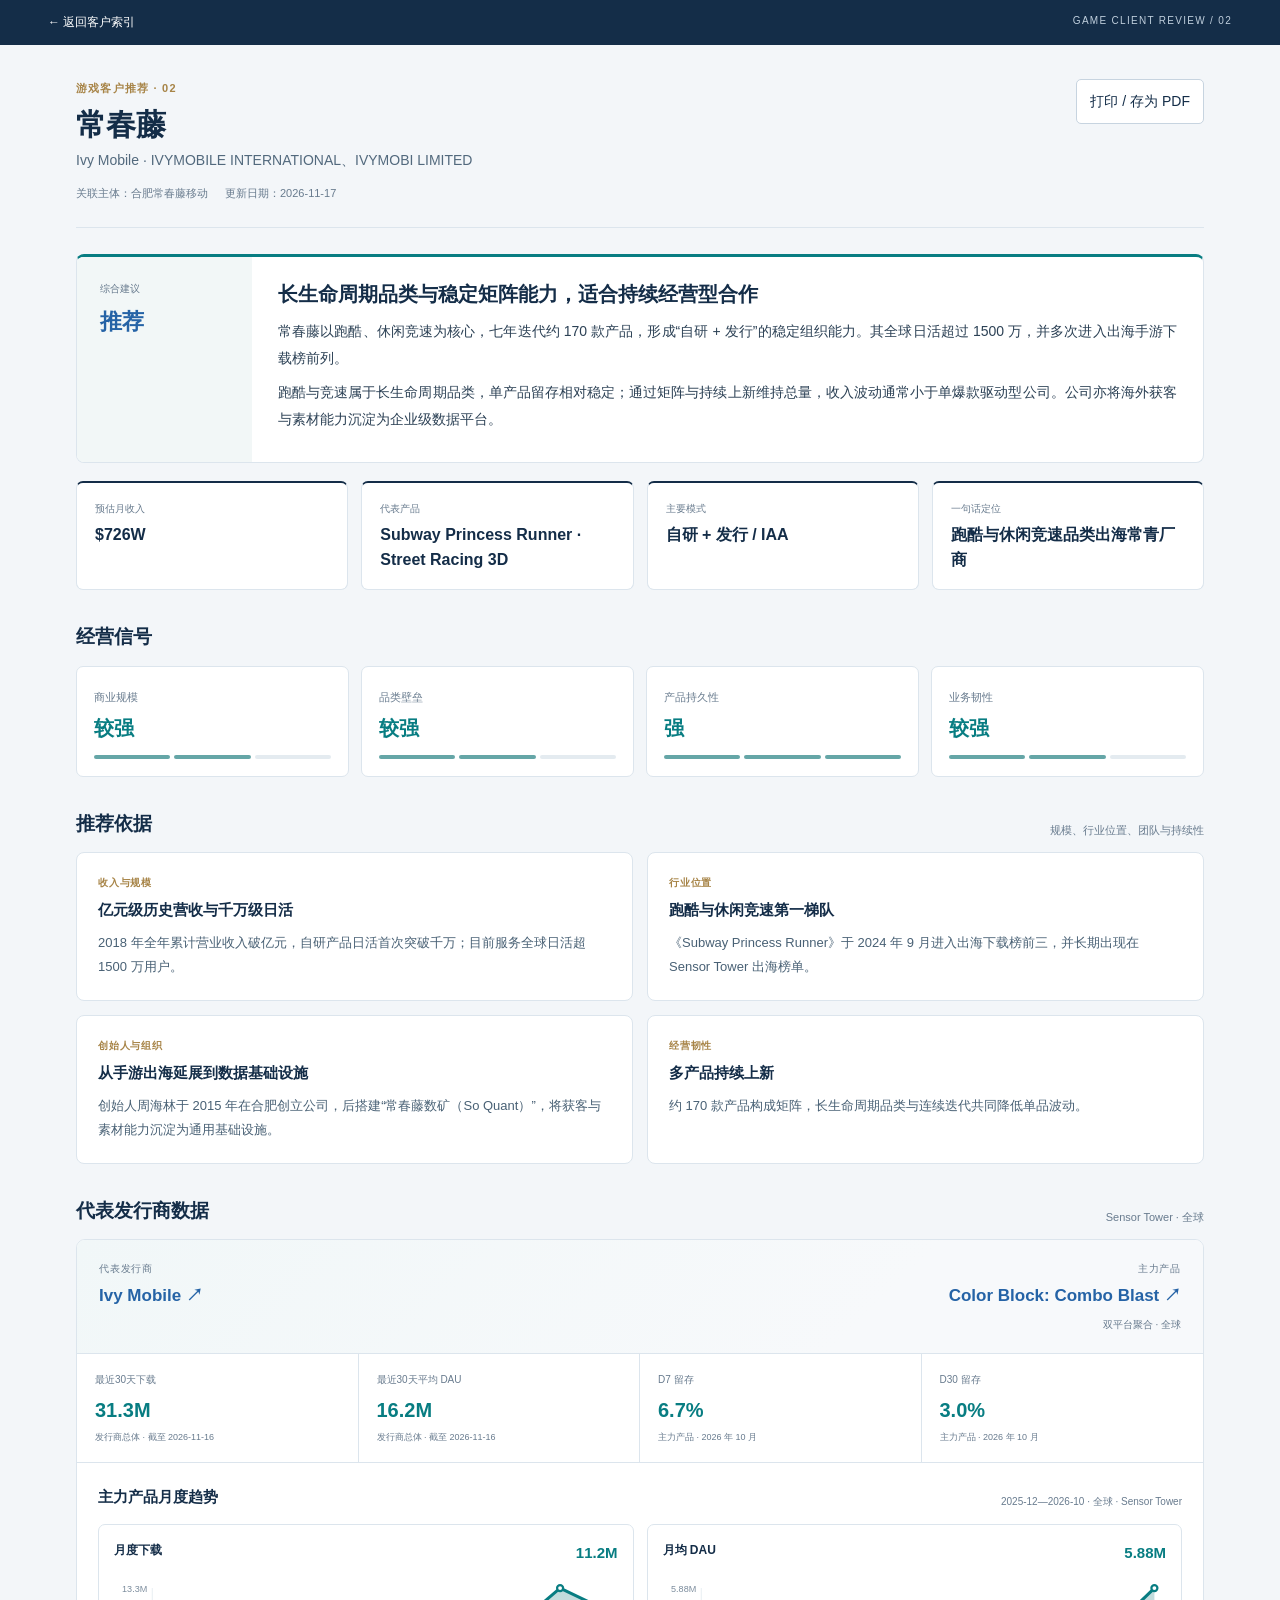
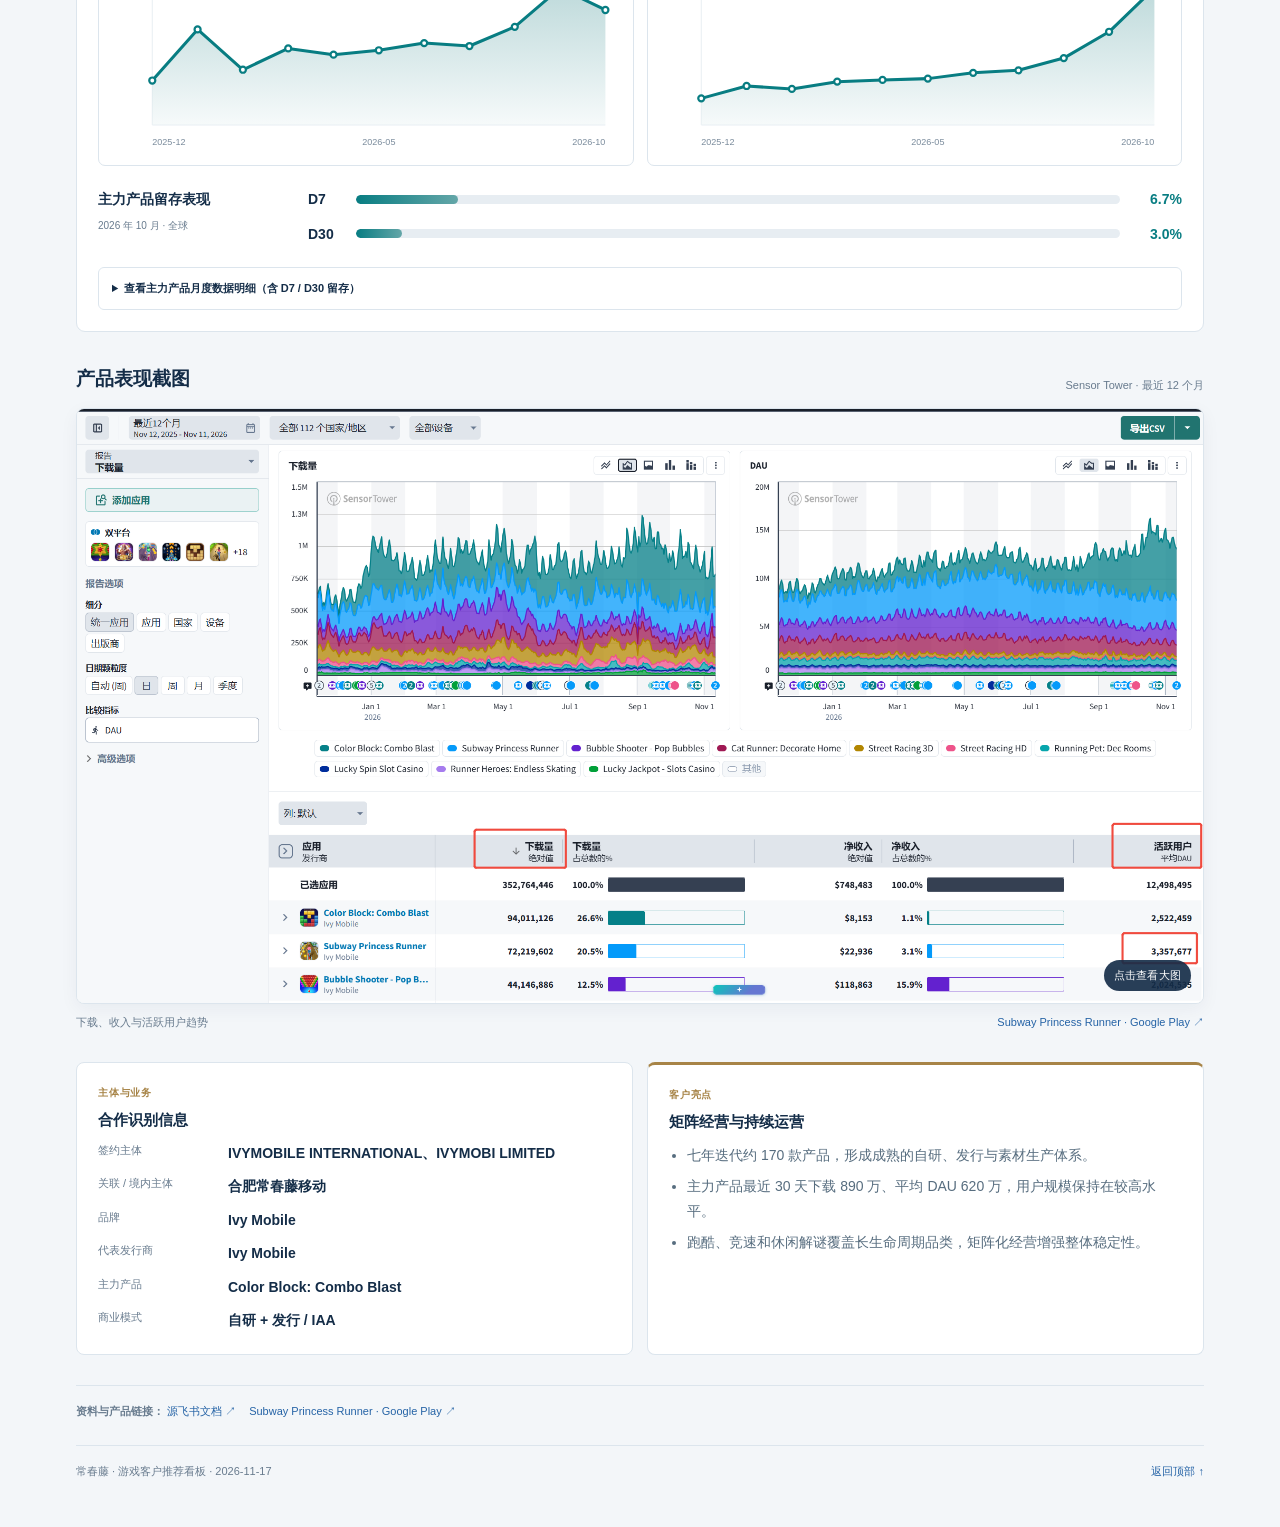
<file: 02_常春藤_Ivy_Mobile.html>
<!doctype html><html lang="zh-CN"><head><meta charset="utf-8"><meta name="viewport" content="width=device-width,initial-scale=1"><meta name="color-scheme" content="light"><title>常春藤 · 游戏客户推荐</title><style>
:root{--navy:#142d48;--blue:#2563a6;--teal:#087d82;--gold:#a78447;--text:#2c4155;--muted:#687b8e;--line:#dce5ed;--bg:#f3f6f9;--paper:#fff;--green:#2f725d;--warn:#915d19}
*{box-sizing:border-box}html{scroll-behavior:smooth}body{margin:0;background:var(--bg);color:var(--text);font:14px/1.75 -apple-system,BlinkMacSystemFont,"Segoe UI","PingFang SC","Microsoft YaHei",sans-serif}a{color:var(--blue);text-decoration:none}a:hover{text-decoration:underline}:focus-visible{outline:3px solid #75b4da;outline-offset:3px}button{font:inherit;cursor:pointer}.topbar{background:var(--navy);color:#fff;display:flex;justify-content:space-between;gap:20px;padding:12px max(28px,calc((100vw - 1184px)/2))}.topbar a{color:#fff;font-size:12px}.topbar span{font-size:10px;letter-spacing:.13em;color:#bfcedc}.page{max-width:1184px;margin:auto;padding:34px 28px 46px}.masthead{display:flex;justify-content:space-between;gap:25px;align-items:flex-start;border-bottom:1px solid var(--line);padding-bottom:24px}.eyebrow{font-size:11px;font-weight:700;color:var(--gold);letter-spacing:.11em;margin-bottom:7px}h1{font-size:30px;line-height:1.3;color:var(--navy);margin:0}.brandline{font-size:14px;color:#52697d;margin:4px 0 11px}.meta{display:flex;flex-wrap:wrap;gap:5px 17px;color:var(--muted);font-size:11px}.actions button{border:1px solid #c7d4e0;background:#fff;color:var(--navy);padding:9px 13px;border-radius:5px}.decision{display:grid;grid-template-columns:175px minmax(0,1fr);margin-top:26px;background:#fff;border:1px solid var(--line);border-top:3px solid var(--teal);border-radius:8px;overflow:hidden}.decision-side{background:#f2f7f7;padding:23px}.decision-side span{display:block;font-size:10px;color:var(--muted)}.decision-side b{display:block;font-size:22px;color:var(--green);margin-top:5px}.decision-side b.focus{color:var(--blue)}.decision-main{padding:22px 26px}.decision-main h2{font-size:20px;line-height:1.5;color:var(--navy);margin:0 0 9px}.decision-main p{font-size:14px;line-height:1.9;margin:8px 0;text-align:justify}.kpis{display:grid;grid-template-columns:repeat(4,1fr);gap:13px;margin-top:18px}.kpi{background:#fff;border:1px solid var(--line);border-top:2px solid var(--navy);border-radius:7px;padding:17px 18px;min-width:0}.kpi span{display:block;font-size:10px;color:var(--muted)}.kpi b{display:block;color:var(--navy);font-size:16px;line-height:1.55;margin-top:5px;overflow-wrap:anywhere}.section{margin-top:30px}.sectionhead{display:flex;justify-content:space-between;gap:18px;align-items:end;margin-bottom:12px}.sectionhead h2{font-size:19px;color:var(--navy);margin:0}.sectionhead p{font-size:11px;color:var(--muted);margin:0}.signals{display:grid;grid-template-columns:repeat(4,1fr);gap:12px}.signal{background:#fff;border:1px solid var(--line);border-radius:7px;padding:17px}.signal span{font-size:11px;color:var(--muted)}.signal b{display:block;font-size:20px;color:var(--teal);margin-top:3px}.segments{display:flex;gap:4px;margin-top:9px}.segments i{height:4px;flex:1;background:#e4ebf0;border-radius:2px}.segments i.on{background:#65a6a7}.evidence{display:grid;grid-template-columns:1fr 1fr;gap:14px}.card{background:#fff;border:1px solid var(--line);border-radius:8px;padding:21px}.card .overline{font-size:10px;color:var(--gold);font-weight:700;letter-spacing:.08em}.card h3{font-size:15px;color:var(--navy);margin:5px 0 8px}.card p{font-size:13px;line-height:1.85;color:#496175;margin:0}.bottomgrid{display:grid;grid-template-columns:1fr 1fr;gap:14px}.watch{border-top:3px solid var(--gold)}.watch ul{padding-left:18px;margin:8px 0 0}.watch li{margin:7px 0;color:#576d7f}.profile dl{display:grid;grid-template-columns:115px 1fr;gap:9px 15px;margin:8px 0 0}.profile dt{color:var(--muted);font-size:11px}.profile dd{margin:0;color:var(--navy);font-weight:600;overflow-wrap:anywhere}.sources{font-size:11px;color:var(--muted);border-top:1px solid var(--line);margin-top:30px;padding-top:16px}.sources a{margin-right:13px}.notice{font-size:11px;color:#6d5b40;background:#fffaf0;border:1px solid #eadfc9;border-left:3px solid var(--gold);padding:11px 14px;border-radius:4px;margin-top:18px}.footer{display:flex;justify-content:space-between;gap:20px;border-top:1px solid var(--line);padding-top:16px;margin-top:24px;color:var(--muted);font-size:11px}
@media(max-width:850px){.kpis,.signals{grid-template-columns:1fr 1fr}.evidence,.bottomgrid{grid-template-columns:1fr}.page{padding-inline:18px}}@media(max-width:620px){.masthead{display:block}.actions{margin-top:14px}.decision{grid-template-columns:1fr}.decision-side{padding:16px 20px}.decision-main{padding:19px}.kpis{grid-template-columns:1fr 1fr}.topbar span{display:none}.signals{grid-template-columns:1fr 1fr}}@media(max-width:420px){.page{padding-inline:12px}.kpis,.signals{grid-template-columns:1fr}.profile dl{grid-template-columns:1fr;gap:2px}.profile dd{margin-bottom:8px}h1{font-size:25px}}
@media print{@page{size:A4 portrait;margin:12mm}.topbar,.actions,.footer{display:none}body{background:#fff}.page{padding:0;max-width:none}.masthead{padding-bottom:13px}h1{font-size:23px}.decision{margin-top:15px}.decision-main,.decision-side{padding:13px 15px}.decision-main h2{font-size:16px}.decision-main p{font-size:11px}.kpis{gap:7px;margin-top:10px}.kpi{padding:10px}.kpi b{font-size:13px}.section{margin-top:18px}.signals{gap:7px}.signal{padding:10px}.signal b{font-size:15px}.evidence,.bottomgrid{gap:8px}.card{padding:12px;break-inside:avoid}.card p,.watch li{font-size:10px}.sources,.notice{font-size:8px}.notice{margin-top:10px}}
</style><link rel="stylesheet" href="assets/gallery.css"><link rel="stylesheet" href="assets/publisher.css"></head><body id="top"><div class="topbar"><a href="00_客户看板索引.html">← 返回客户索引</a><span>GAME CLIENT REVIEW / 02</span></div><main class="page"><header class="masthead"><div><div class="eyebrow">游戏客户推荐 · 02</div><h1>常春藤</h1><div class="brandline">Ivy Mobile · IVYMOBILE INTERNATIONAL、IVYMOBI LIMITED</div><div class="meta"><span>关联主体：合肥常春藤移动</span><span>更新日期：2026-11-17</span></div></div><div class="actions"><button type="button" onclick="window.print()">打印 / 存为 PDF</button></div></header>
  <section class="decision"><div class="decision-side"><span>综合建议</span><b class="focus">推荐</b></div><div class="decision-main"><h2>长生命周期品类与稳定矩阵能力，适合持续经营型合作</h2><p>常春藤以跑酷、休闲竞速为核心，七年迭代约 170 款产品，形成“自研 + 发行”的稳定组织能力。其全球日活超过 1500 万，并多次进入出海手游下载榜前列。</p><p>跑酷与竞速属于长生命周期品类，单产品留存相对稳定；通过矩阵与持续上新维持总量，收入波动通常小于单爆款驱动型公司。公司亦将海外获客与素材能力沉淀为企业级数据平台。</p></div></section>
  <div class="kpis"><div class="kpi"><span>预估月收入</span><b>$726W</b></div><div class="kpi"><span>代表产品</span><b>Subway Princess Runner · Street Racing 3D</b></div><div class="kpi"><span>主要模式</span><b>自研 + 发行 / IAA</b></div><div class="kpi"><span>一句话定位</span><b>跑酷与休闲竞速品类出海常青厂商</b></div></div>
  <section class="section"><div class="sectionhead"><h2>经营信号</h2></div><div class="signals"><div class="signal"><span>商业规模</span><b>较强</b><div class="segments" aria-label="较强"><i class="on"></i><i class="on"></i><i class=""></i></div></div><div class="signal"><span>品类壁垒</span><b>较强</b><div class="segments" aria-label="较强"><i class="on"></i><i class="on"></i><i class=""></i></div></div><div class="signal"><span>产品持久性</span><b>强</b><div class="segments" aria-label="强"><i class="on"></i><i class="on"></i><i class="on"></i></div></div><div class="signal"><span>业务韧性</span><b>较强</b><div class="segments" aria-label="较强"><i class="on"></i><i class="on"></i><i class=""></i></div></div></div></section>
  <section class="section"><div class="sectionhead"><h2>推荐依据</h2><p>规模、行业位置、团队与持续性</p></div><div class="evidence"><article class="card"><div class="overline">收入与规模</div><h3>亿元级历史营收与千万级日活</h3><p>2018 年全年累计营业收入破亿元，自研产品日活首次突破千万；目前服务全球日活超 1500 万用户。</p></article><article class="card"><div class="overline">行业位置</div><h3>跑酷与休闲竞速第一梯队</h3><p>《Subway Princess Runner》于 2024 年 9 月进入出海下载榜前三，并长期出现在 Sensor Tower 出海榜单。</p></article><article class="card"><div class="overline">创始人与组织</div><h3>从手游出海延展到数据基础设施</h3><p>创始人周海林于 2015 年在合肥创立公司，后搭建“常春藤数矿（So Quant）”，将获客与素材能力沉淀为通用基础设施。</p></article><article class="card"><div class="overline">经营韧性</div><h3>多产品持续上新</h3><p>约 170 款产品构成矩阵，长生命周期品类与连续迭代共同降低单品波动。</p></article></div></section>
  <section class="section publisher-performance"><div class="sectionhead"><h2>代表发行商数据</h2><p>Sensor Tower · 全球</p></div><div data-publisher-dashboard="ivy"></div></section>
  <section class="section"><div class="sectionhead"><h2>产品表现截图</h2><p>Sensor Tower · 最近 12 个月</p></div><button class="media-card" type="button" data-lightbox="assets/ivy-mobile-sensortower.png" aria-label="查看常春藤 Ivy Mobile 产品表现截图大图"><img src="assets/ivy-mobile-sensortower.png" alt="常春藤 Ivy Mobile 产品表现截图" loading="lazy"><span class="media-hint">点击查看大图</span></button><div class="media-caption"><span>下载、收入与活跃用户趋势</span><span><a href="https://play.google.com/store/apps/details?id=com.rioo.runnersubway&amp;gl=IN" target="_blank" rel="noopener noreferrer">Subway Princess Runner · Google Play ↗</a></span></div></section>
  <section class="section"><div class="bottomgrid"><article class="card profile"><div class="overline">主体与业务</div><h3>合作识别信息</h3><dl><dt>签约主体</dt><dd>IVYMOBILE INTERNATIONAL、IVYMOBI LIMITED</dd><dt>关联 / 境内主体</dt><dd>合肥常春藤移动</dd><dt>品牌</dt><dd>Ivy Mobile</dd><dt>代表发行商</dt><dd>Ivy Mobile</dd><dt>主力产品</dt><dd>Color Block: Combo Blast</dd><dt>商业模式</dt><dd>自研 + 发行 / IAA</dd></dl></article><article class="card watch"><div class="overline">客户亮点</div><h3>矩阵经营与持续运营</h3><ul><li>七年迭代约 170 款产品，形成成熟的自研、发行与素材生产体系。</li><li>主力产品最近 30 天下载 890 万、平均 DAU 620 万，用户规模保持在较高水平。</li><li>跑酷、竞速和休闲解谜覆盖长生命周期品类，矩阵化经营增强整体稳定性。</li></ul></article></div></section><div class="sources"><b>资料与产品链接：</b> <a href="https://q6y68vu0j8.feishu.cn/docx/ADJtdkBw3oiPd7xRdiWc30gGnWe" target="_blank" rel="noopener noreferrer">源飞书文档 ↗</a><a href="https://play.google.com/store/apps/details?id=com.rioo.runnersubway&amp;gl=IN" target="_blank" rel="noopener noreferrer">Subway Princess Runner · Google Play ↗</a></div><footer class="footer"><span>常春藤 · 游戏客户推荐看板 · 2026-11-17</span><a href="#top">返回顶部 ↑</a></footer></main><script src="assets/gallery.js"></script><script src="assets/publisher.js"></script></body></html>
</file>
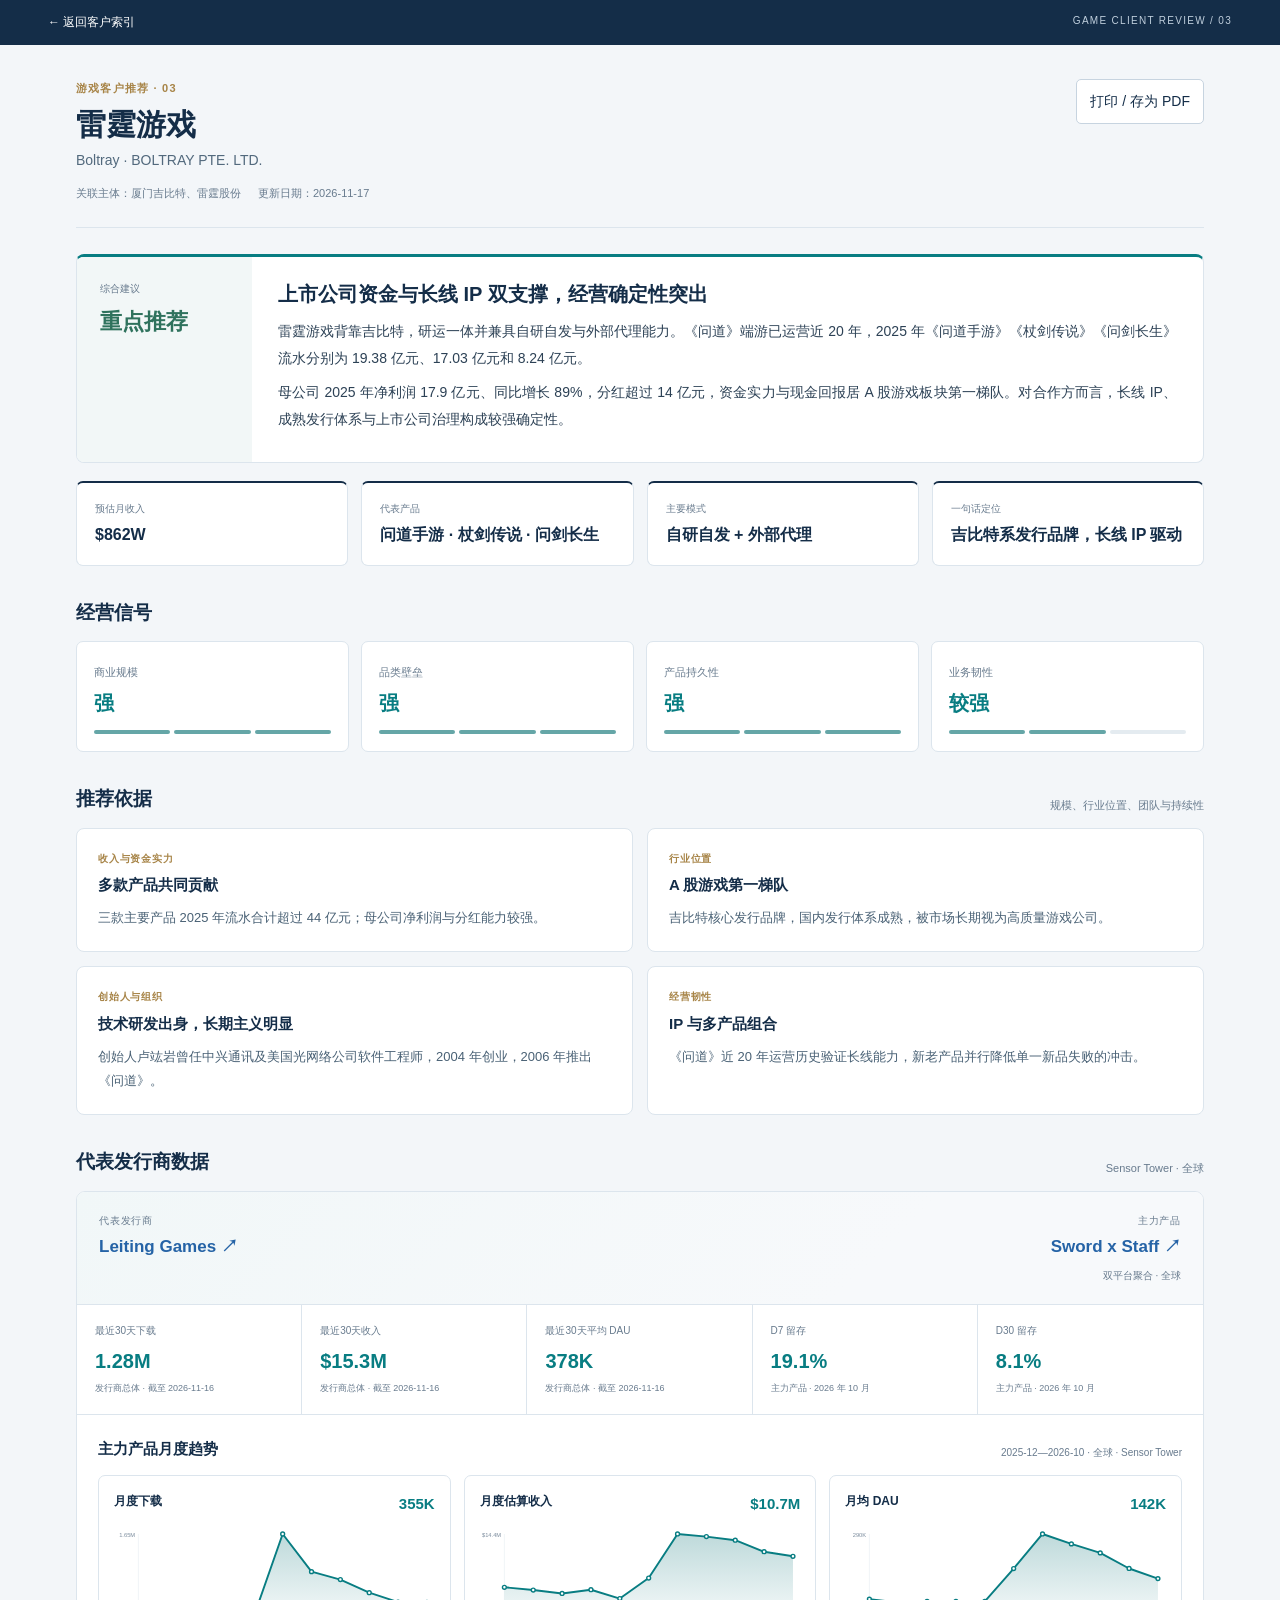
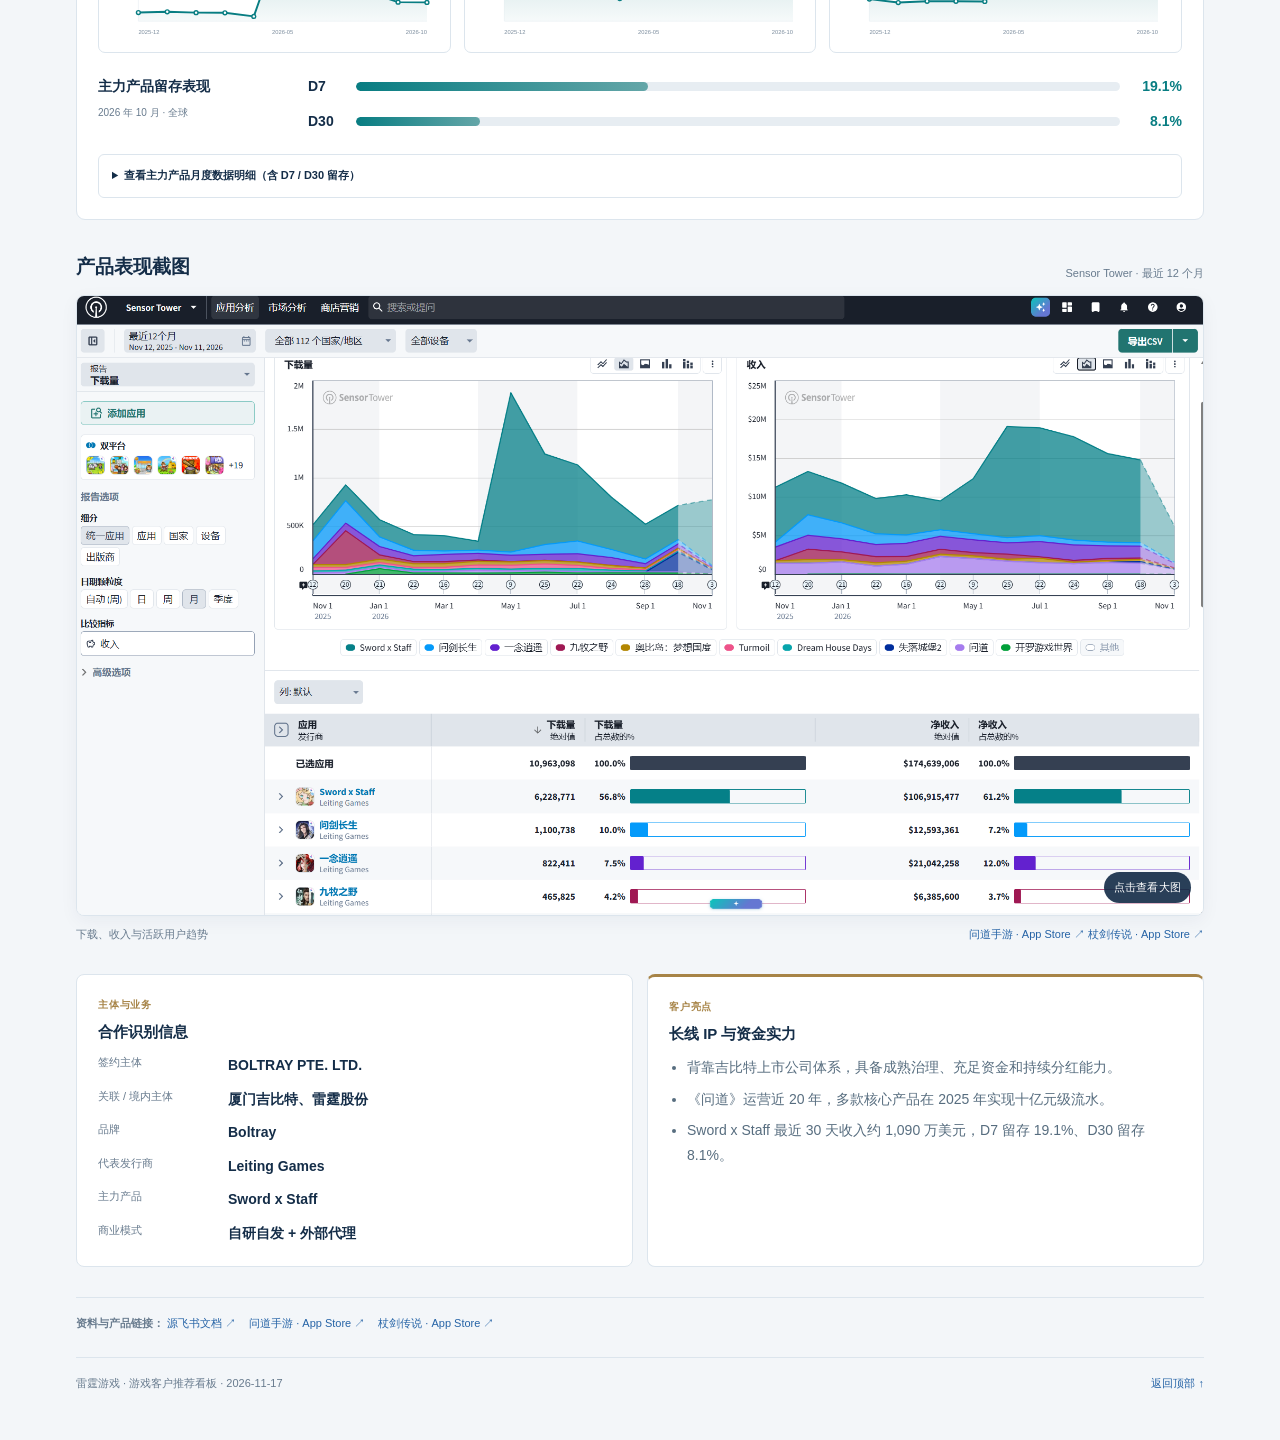
<file: 03_雷霆游戏_Boltray.html>
<!doctype html><html lang="zh-CN"><head><meta charset="utf-8"><meta name="viewport" content="width=device-width,initial-scale=1"><meta name="color-scheme" content="light"><title>雷霆游戏 · 游戏客户推荐</title><style>
:root{--navy:#142d48;--blue:#2563a6;--teal:#087d82;--gold:#a78447;--text:#2c4155;--muted:#687b8e;--line:#dce5ed;--bg:#f3f6f9;--paper:#fff;--green:#2f725d;--warn:#915d19}
*{box-sizing:border-box}html{scroll-behavior:smooth}body{margin:0;background:var(--bg);color:var(--text);font:14px/1.75 -apple-system,BlinkMacSystemFont,"Segoe UI","PingFang SC","Microsoft YaHei",sans-serif}a{color:var(--blue);text-decoration:none}a:hover{text-decoration:underline}:focus-visible{outline:3px solid #75b4da;outline-offset:3px}button{font:inherit;cursor:pointer}.topbar{background:var(--navy);color:#fff;display:flex;justify-content:space-between;gap:20px;padding:12px max(28px,calc((100vw - 1184px)/2))}.topbar a{color:#fff;font-size:12px}.topbar span{font-size:10px;letter-spacing:.13em;color:#bfcedc}.page{max-width:1184px;margin:auto;padding:34px 28px 46px}.masthead{display:flex;justify-content:space-between;gap:25px;align-items:flex-start;border-bottom:1px solid var(--line);padding-bottom:24px}.eyebrow{font-size:11px;font-weight:700;color:var(--gold);letter-spacing:.11em;margin-bottom:7px}h1{font-size:30px;line-height:1.3;color:var(--navy);margin:0}.brandline{font-size:14px;color:#52697d;margin:4px 0 11px}.meta{display:flex;flex-wrap:wrap;gap:5px 17px;color:var(--muted);font-size:11px}.actions button{border:1px solid #c7d4e0;background:#fff;color:var(--navy);padding:9px 13px;border-radius:5px}.decision{display:grid;grid-template-columns:175px minmax(0,1fr);margin-top:26px;background:#fff;border:1px solid var(--line);border-top:3px solid var(--teal);border-radius:8px;overflow:hidden}.decision-side{background:#f2f7f7;padding:23px}.decision-side span{display:block;font-size:10px;color:var(--muted)}.decision-side b{display:block;font-size:22px;color:var(--green);margin-top:5px}.decision-side b.focus{color:var(--blue)}.decision-main{padding:22px 26px}.decision-main h2{font-size:20px;line-height:1.5;color:var(--navy);margin:0 0 9px}.decision-main p{font-size:14px;line-height:1.9;margin:8px 0;text-align:justify}.kpis{display:grid;grid-template-columns:repeat(4,1fr);gap:13px;margin-top:18px}.kpi{background:#fff;border:1px solid var(--line);border-top:2px solid var(--navy);border-radius:7px;padding:17px 18px;min-width:0}.kpi span{display:block;font-size:10px;color:var(--muted)}.kpi b{display:block;color:var(--navy);font-size:16px;line-height:1.55;margin-top:5px;overflow-wrap:anywhere}.section{margin-top:30px}.sectionhead{display:flex;justify-content:space-between;gap:18px;align-items:end;margin-bottom:12px}.sectionhead h2{font-size:19px;color:var(--navy);margin:0}.sectionhead p{font-size:11px;color:var(--muted);margin:0}.signals{display:grid;grid-template-columns:repeat(4,1fr);gap:12px}.signal{background:#fff;border:1px solid var(--line);border-radius:7px;padding:17px}.signal span{font-size:11px;color:var(--muted)}.signal b{display:block;font-size:20px;color:var(--teal);margin-top:3px}.segments{display:flex;gap:4px;margin-top:9px}.segments i{height:4px;flex:1;background:#e4ebf0;border-radius:2px}.segments i.on{background:#65a6a7}.evidence{display:grid;grid-template-columns:1fr 1fr;gap:14px}.card{background:#fff;border:1px solid var(--line);border-radius:8px;padding:21px}.card .overline{font-size:10px;color:var(--gold);font-weight:700;letter-spacing:.08em}.card h3{font-size:15px;color:var(--navy);margin:5px 0 8px}.card p{font-size:13px;line-height:1.85;color:#496175;margin:0}.bottomgrid{display:grid;grid-template-columns:1fr 1fr;gap:14px}.watch{border-top:3px solid var(--gold)}.watch ul{padding-left:18px;margin:8px 0 0}.watch li{margin:7px 0;color:#576d7f}.profile dl{display:grid;grid-template-columns:115px 1fr;gap:9px 15px;margin:8px 0 0}.profile dt{color:var(--muted);font-size:11px}.profile dd{margin:0;color:var(--navy);font-weight:600;overflow-wrap:anywhere}.sources{font-size:11px;color:var(--muted);border-top:1px solid var(--line);margin-top:30px;padding-top:16px}.sources a{margin-right:13px}.notice{font-size:11px;color:#6d5b40;background:#fffaf0;border:1px solid #eadfc9;border-left:3px solid var(--gold);padding:11px 14px;border-radius:4px;margin-top:18px}.footer{display:flex;justify-content:space-between;gap:20px;border-top:1px solid var(--line);padding-top:16px;margin-top:24px;color:var(--muted);font-size:11px}
@media(max-width:850px){.kpis,.signals{grid-template-columns:1fr 1fr}.evidence,.bottomgrid{grid-template-columns:1fr}.page{padding-inline:18px}}@media(max-width:620px){.masthead{display:block}.actions{margin-top:14px}.decision{grid-template-columns:1fr}.decision-side{padding:16px 20px}.decision-main{padding:19px}.kpis{grid-template-columns:1fr 1fr}.topbar span{display:none}.signals{grid-template-columns:1fr 1fr}}@media(max-width:420px){.page{padding-inline:12px}.kpis,.signals{grid-template-columns:1fr}.profile dl{grid-template-columns:1fr;gap:2px}.profile dd{margin-bottom:8px}h1{font-size:25px}}
@media print{@page{size:A4 portrait;margin:12mm}.topbar,.actions,.footer{display:none}body{background:#fff}.page{padding:0;max-width:none}.masthead{padding-bottom:13px}h1{font-size:23px}.decision{margin-top:15px}.decision-main,.decision-side{padding:13px 15px}.decision-main h2{font-size:16px}.decision-main p{font-size:11px}.kpis{gap:7px;margin-top:10px}.kpi{padding:10px}.kpi b{font-size:13px}.section{margin-top:18px}.signals{gap:7px}.signal{padding:10px}.signal b{font-size:15px}.evidence,.bottomgrid{gap:8px}.card{padding:12px;break-inside:avoid}.card p,.watch li{font-size:10px}.sources,.notice{font-size:8px}.notice{margin-top:10px}}
</style><link rel="stylesheet" href="assets/gallery.css"><link rel="stylesheet" href="assets/publisher.css"></head><body id="top"><div class="topbar"><a href="00_客户看板索引.html">← 返回客户索引</a><span>GAME CLIENT REVIEW / 03</span></div><main class="page"><header class="masthead"><div><div class="eyebrow">游戏客户推荐 · 03</div><h1>雷霆游戏</h1><div class="brandline">Boltray · BOLTRAY PTE. LTD.</div><div class="meta"><span>关联主体：厦门吉比特、雷霆股份</span><span>更新日期：2026-11-17</span></div></div><div class="actions"><button type="button" onclick="window.print()">打印 / 存为 PDF</button></div></header>
  <section class="decision"><div class="decision-side"><span>综合建议</span><b class="">重点推荐</b></div><div class="decision-main"><h2>上市公司资金与长线 IP 双支撑，经营确定性突出</h2><p>雷霆游戏背靠吉比特，研运一体并兼具自研自发与外部代理能力。《问道》端游已运营近 20 年，2025 年《问道手游》《杖剑传说》《问剑长生》流水分别为 19.38 亿元、17.03 亿元和 8.24 亿元。</p><p>母公司 2025 年净利润 17.9 亿元、同比增长 89%，分红超过 14 亿元，资金实力与现金回报居 A 股游戏板块第一梯队。对合作方而言，长线 IP、成熟发行体系与上市公司治理构成较强确定性。</p></div></section>
  <div class="kpis"><div class="kpi"><span>预估月收入</span><b>$862W</b></div><div class="kpi"><span>代表产品</span><b>问道手游 · 杖剑传说 · 问剑长生</b></div><div class="kpi"><span>主要模式</span><b>自研自发 + 外部代理</b></div><div class="kpi"><span>一句话定位</span><b>吉比特系发行品牌，长线 IP 驱动</b></div></div>
  <section class="section"><div class="sectionhead"><h2>经营信号</h2></div><div class="signals"><div class="signal"><span>商业规模</span><b>强</b><div class="segments" aria-label="强"><i class="on"></i><i class="on"></i><i class="on"></i></div></div><div class="signal"><span>品类壁垒</span><b>强</b><div class="segments" aria-label="强"><i class="on"></i><i class="on"></i><i class="on"></i></div></div><div class="signal"><span>产品持久性</span><b>强</b><div class="segments" aria-label="强"><i class="on"></i><i class="on"></i><i class="on"></i></div></div><div class="signal"><span>业务韧性</span><b>较强</b><div class="segments" aria-label="较强"><i class="on"></i><i class="on"></i><i class=""></i></div></div></div></section>
  <section class="section"><div class="sectionhead"><h2>推荐依据</h2><p>规模、行业位置、团队与持续性</p></div><div class="evidence"><article class="card"><div class="overline">收入与资金实力</div><h3>多款产品共同贡献</h3><p>三款主要产品 2025 年流水合计超过 44 亿元；母公司净利润与分红能力较强。</p></article><article class="card"><div class="overline">行业位置</div><h3>A 股游戏第一梯队</h3><p>吉比特核心发行品牌，国内发行体系成熟，被市场长期视为高质量游戏公司。</p></article><article class="card"><div class="overline">创始人与组织</div><h3>技术研发出身，长期主义明显</h3><p>创始人卢竑岩曾任中兴通讯及美国光网络公司软件工程师，2004 年创业，2006 年推出《问道》。</p></article><article class="card"><div class="overline">经营韧性</div><h3>IP 与多产品组合</h3><p>《问道》近 20 年运营历史验证长线能力，新老产品并行降低单一新品失败的冲击。</p></article></div></section>
  <section class="section publisher-performance"><div class="sectionhead"><h2>代表发行商数据</h2><p>Sensor Tower · 全球</p></div><div data-publisher-dashboard="boltray"></div></section>
  <section class="section"><div class="sectionhead"><h2>产品表现截图</h2><p>Sensor Tower · 最近 12 个月</p></div><button class="media-card" type="button" data-lightbox="assets/boltray-sensortower.png" aria-label="查看雷霆游戏 Boltray 产品表现截图大图"><img src="assets/boltray-sensortower.png" alt="雷霆游戏 Boltray 产品表现截图" loading="lazy"><span class="media-hint">点击查看大图</span></button><div class="media-caption"><span>下载、收入与活跃用户趋势</span><span><a href="https://apps.apple.com/cn/app/%E9%97%AE%E9%81%93/id1031897589" target="_blank" rel="noopener noreferrer">问道手游 · App Store ↗</a> <a href="https://apps.apple.com/cn/app/%E6%9D%96%E5%89%91%E4%BC%A0%E8%AF%B4/id6473333072" target="_blank" rel="noopener noreferrer">杖剑传说 · App Store ↗</a></span></div></section>
  <section class="section"><div class="bottomgrid"><article class="card profile"><div class="overline">主体与业务</div><h3>合作识别信息</h3><dl><dt>签约主体</dt><dd>BOLTRAY PTE. LTD.</dd><dt>关联 / 境内主体</dt><dd>厦门吉比特、雷霆股份</dd><dt>品牌</dt><dd>Boltray</dd><dt>代表发行商</dt><dd>Leiting Games</dd><dt>主力产品</dt><dd>Sword x Staff</dd><dt>商业模式</dt><dd>自研自发 + 外部代理</dd></dl></article><article class="card watch"><div class="overline">客户亮点</div><h3>长线 IP 与资金实力</h3><ul><li>背靠吉比特上市公司体系，具备成熟治理、充足资金和持续分红能力。</li><li>《问道》运营近 20 年，多款核心产品在 2025 年实现十亿元级流水。</li><li>Sword x Staff 最近 30 天收入约 1,090 万美元，D7 留存 19.1%、D30 留存 8.1%。</li></ul></article></div></section><div class="sources"><b>资料与产品链接：</b> <a href="https://q6y68vu0j8.feishu.cn/docx/ADJtdkBw3oiPd7xRdiWc30gGnWe" target="_blank" rel="noopener noreferrer">源飞书文档 ↗</a><a href="https://apps.apple.com/cn/app/%E9%97%AE%E9%81%93/id1031897589" target="_blank" rel="noopener noreferrer">问道手游 · App Store ↗</a><a href="https://apps.apple.com/cn/app/%E6%9D%96%E5%89%91%E4%BC%A0%E8%AF%B4/id6473333072" target="_blank" rel="noopener noreferrer">杖剑传说 · App Store ↗</a></div><footer class="footer"><span>雷霆游戏 · 游戏客户推荐看板 · 2026-11-17</span><a href="#top">返回顶部 ↑</a></footer></main><script src="assets/gallery.js"></script><script src="assets/publisher.js"></script></body></html>
</file>
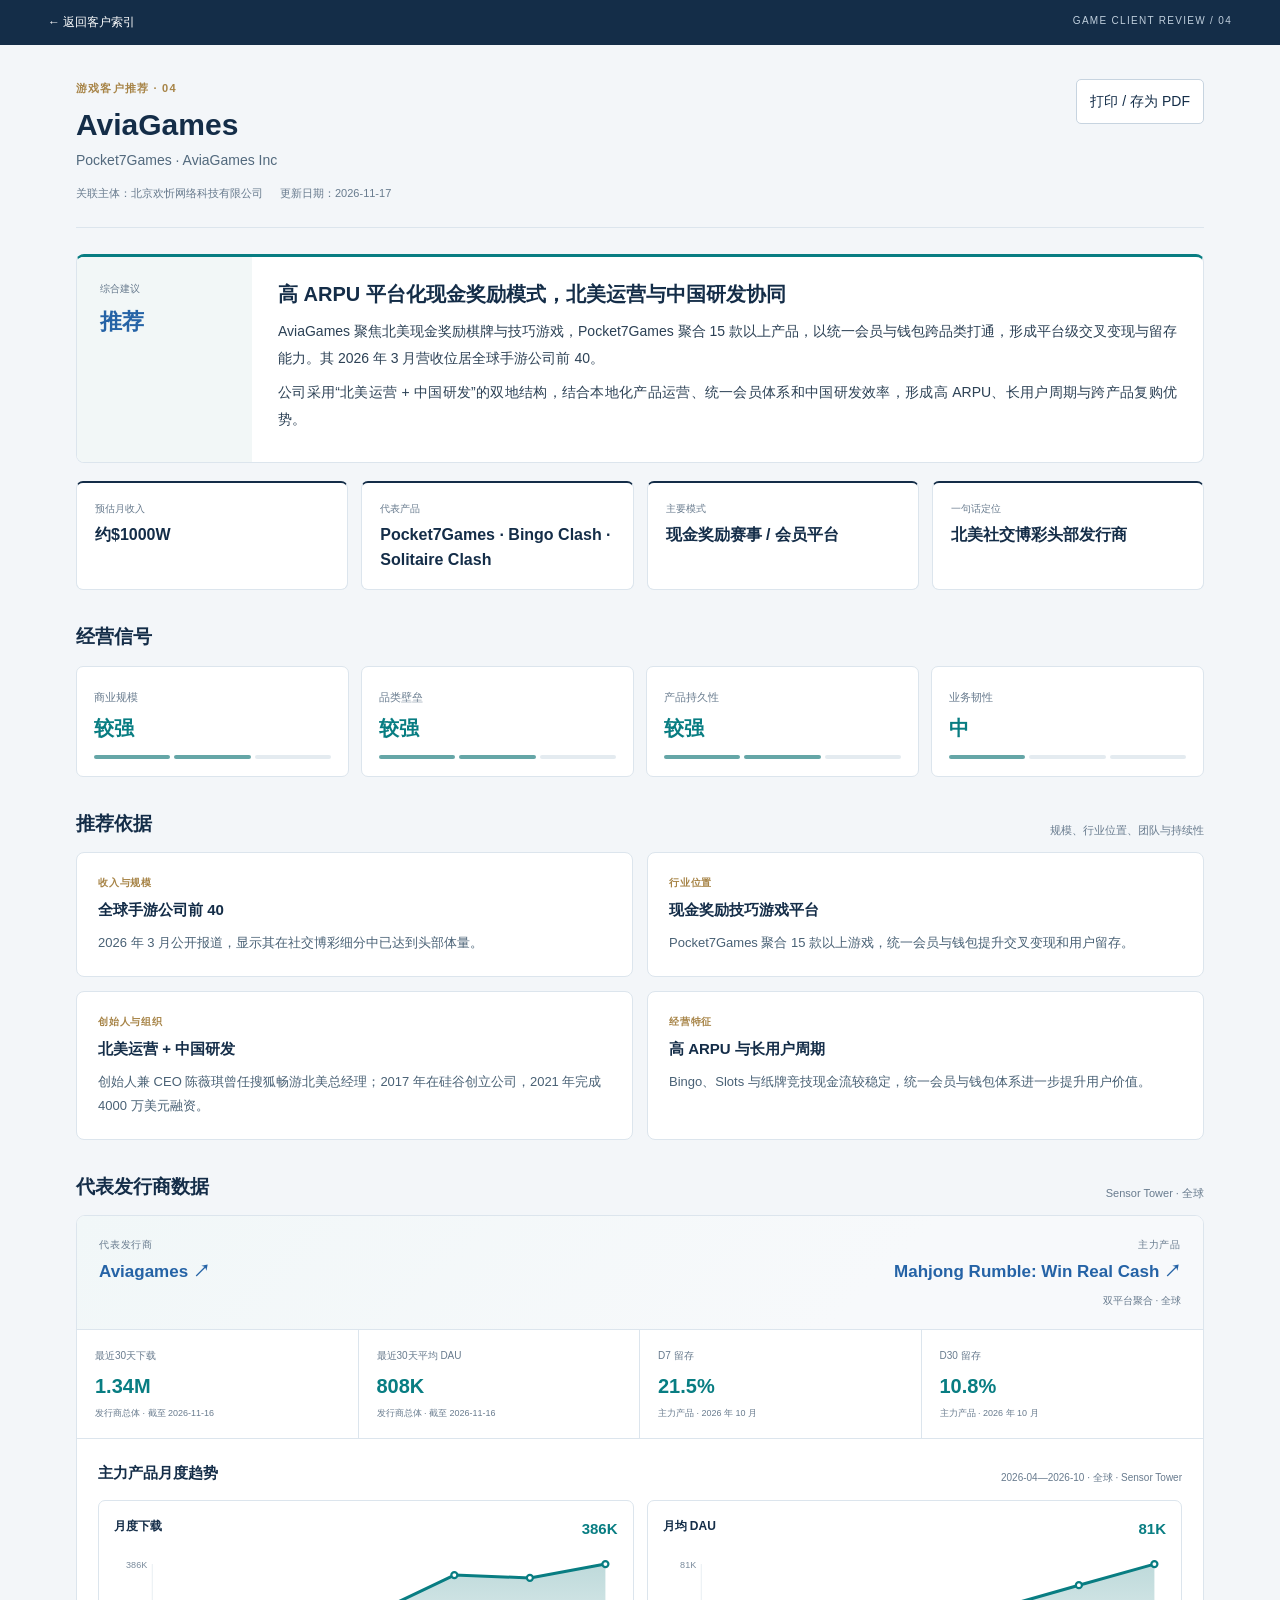
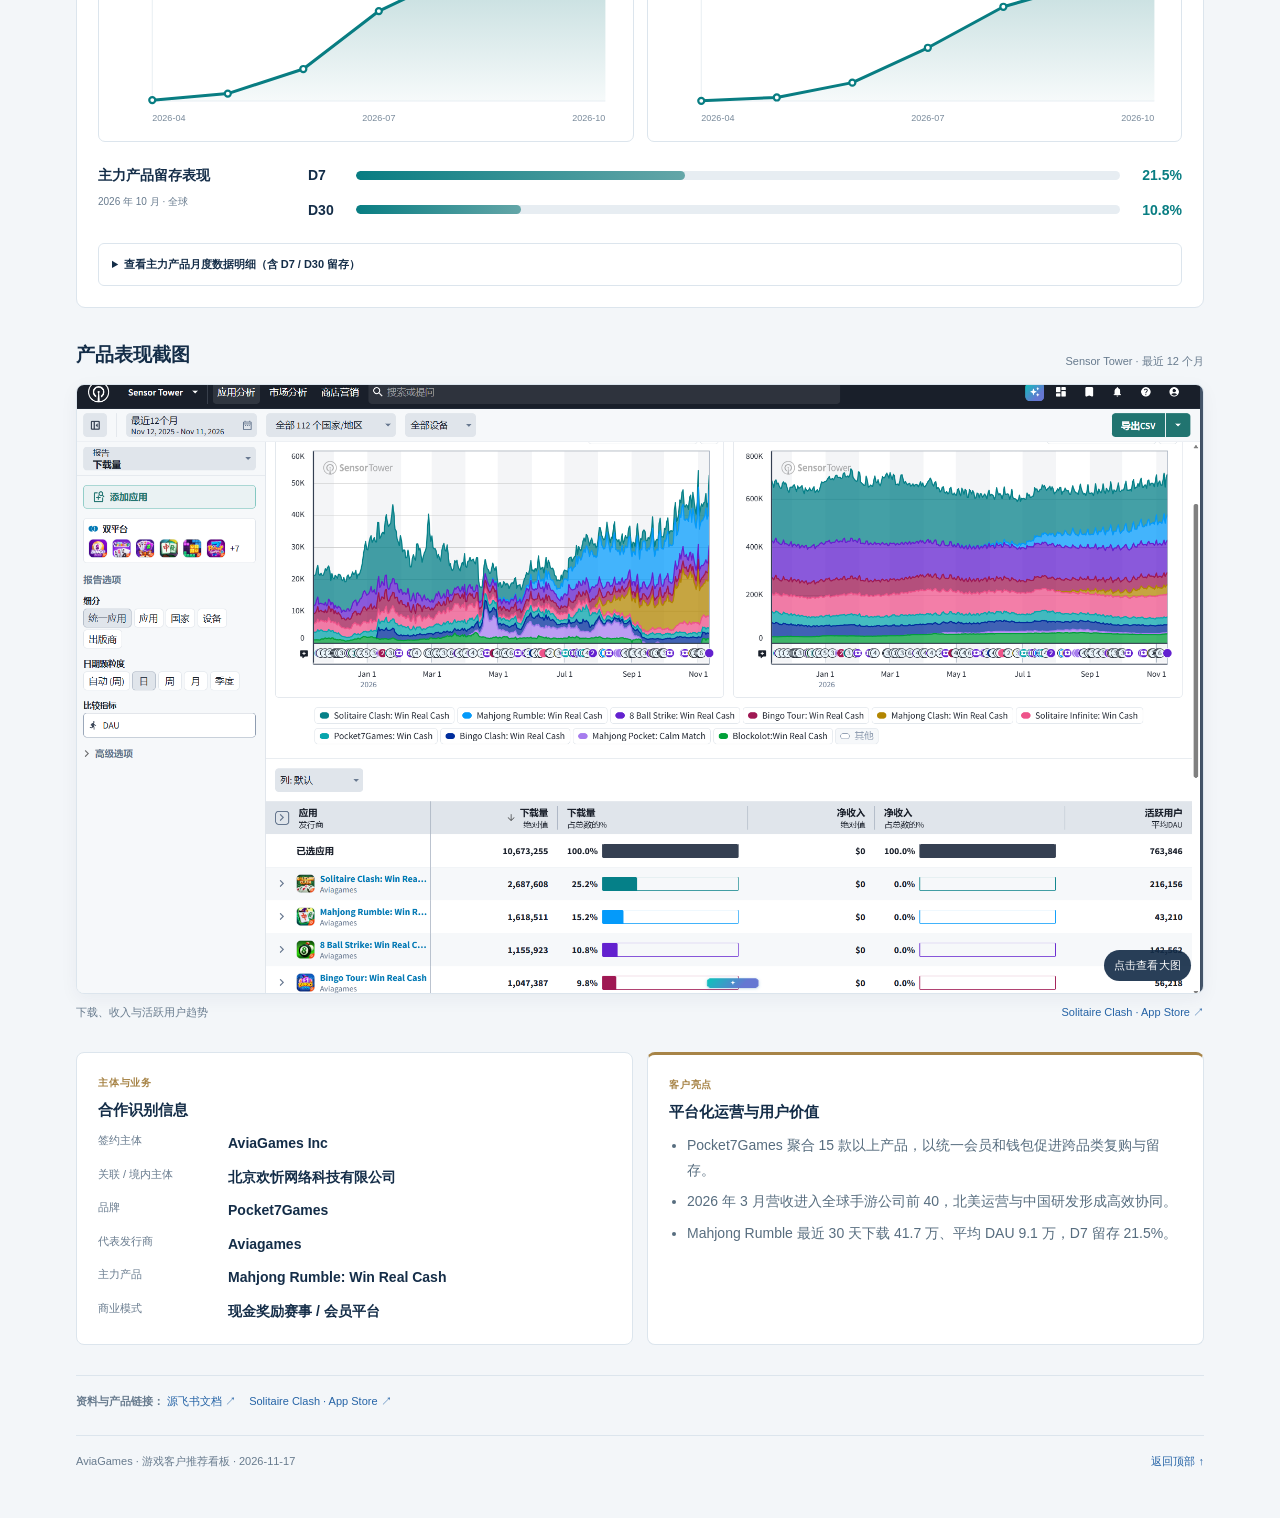
<file: 04_AviaGames.html>
<!doctype html><html lang="zh-CN"><head><meta charset="utf-8"><meta name="viewport" content="width=device-width,initial-scale=1"><meta name="color-scheme" content="light"><title>AviaGames · 游戏客户推荐</title><style>
:root{--navy:#142d48;--blue:#2563a6;--teal:#087d82;--gold:#a78447;--text:#2c4155;--muted:#687b8e;--line:#dce5ed;--bg:#f3f6f9;--paper:#fff;--green:#2f725d;--warn:#915d19}
*{box-sizing:border-box}html{scroll-behavior:smooth}body{margin:0;background:var(--bg);color:var(--text);font:14px/1.75 -apple-system,BlinkMacSystemFont,"Segoe UI","PingFang SC","Microsoft YaHei",sans-serif}a{color:var(--blue);text-decoration:none}a:hover{text-decoration:underline}:focus-visible{outline:3px solid #75b4da;outline-offset:3px}button{font:inherit;cursor:pointer}.topbar{background:var(--navy);color:#fff;display:flex;justify-content:space-between;gap:20px;padding:12px max(28px,calc((100vw - 1184px)/2))}.topbar a{color:#fff;font-size:12px}.topbar span{font-size:10px;letter-spacing:.13em;color:#bfcedc}.page{max-width:1184px;margin:auto;padding:34px 28px 46px}.masthead{display:flex;justify-content:space-between;gap:25px;align-items:flex-start;border-bottom:1px solid var(--line);padding-bottom:24px}.eyebrow{font-size:11px;font-weight:700;color:var(--gold);letter-spacing:.11em;margin-bottom:7px}h1{font-size:30px;line-height:1.3;color:var(--navy);margin:0}.brandline{font-size:14px;color:#52697d;margin:4px 0 11px}.meta{display:flex;flex-wrap:wrap;gap:5px 17px;color:var(--muted);font-size:11px}.actions button{border:1px solid #c7d4e0;background:#fff;color:var(--navy);padding:9px 13px;border-radius:5px}.decision{display:grid;grid-template-columns:175px minmax(0,1fr);margin-top:26px;background:#fff;border:1px solid var(--line);border-top:3px solid var(--teal);border-radius:8px;overflow:hidden}.decision-side{background:#f2f7f7;padding:23px}.decision-side span{display:block;font-size:10px;color:var(--muted)}.decision-side b{display:block;font-size:22px;color:var(--green);margin-top:5px}.decision-side b.focus{color:var(--blue)}.decision-main{padding:22px 26px}.decision-main h2{font-size:20px;line-height:1.5;color:var(--navy);margin:0 0 9px}.decision-main p{font-size:14px;line-height:1.9;margin:8px 0;text-align:justify}.kpis{display:grid;grid-template-columns:repeat(4,1fr);gap:13px;margin-top:18px}.kpi{background:#fff;border:1px solid var(--line);border-top:2px solid var(--navy);border-radius:7px;padding:17px 18px;min-width:0}.kpi span{display:block;font-size:10px;color:var(--muted)}.kpi b{display:block;color:var(--navy);font-size:16px;line-height:1.55;margin-top:5px;overflow-wrap:anywhere}.section{margin-top:30px}.sectionhead{display:flex;justify-content:space-between;gap:18px;align-items:end;margin-bottom:12px}.sectionhead h2{font-size:19px;color:var(--navy);margin:0}.sectionhead p{font-size:11px;color:var(--muted);margin:0}.signals{display:grid;grid-template-columns:repeat(4,1fr);gap:12px}.signal{background:#fff;border:1px solid var(--line);border-radius:7px;padding:17px}.signal span{font-size:11px;color:var(--muted)}.signal b{display:block;font-size:20px;color:var(--teal);margin-top:3px}.segments{display:flex;gap:4px;margin-top:9px}.segments i{height:4px;flex:1;background:#e4ebf0;border-radius:2px}.segments i.on{background:#65a6a7}.evidence{display:grid;grid-template-columns:1fr 1fr;gap:14px}.card{background:#fff;border:1px solid var(--line);border-radius:8px;padding:21px}.card .overline{font-size:10px;color:var(--gold);font-weight:700;letter-spacing:.08em}.card h3{font-size:15px;color:var(--navy);margin:5px 0 8px}.card p{font-size:13px;line-height:1.85;color:#496175;margin:0}.bottomgrid{display:grid;grid-template-columns:1fr 1fr;gap:14px}.watch{border-top:3px solid var(--gold)}.watch ul{padding-left:18px;margin:8px 0 0}.watch li{margin:7px 0;color:#576d7f}.profile dl{display:grid;grid-template-columns:115px 1fr;gap:9px 15px;margin:8px 0 0}.profile dt{color:var(--muted);font-size:11px}.profile dd{margin:0;color:var(--navy);font-weight:600;overflow-wrap:anywhere}.sources{font-size:11px;color:var(--muted);border-top:1px solid var(--line);margin-top:30px;padding-top:16px}.sources a{margin-right:13px}.notice{font-size:11px;color:#6d5b40;background:#fffaf0;border:1px solid #eadfc9;border-left:3px solid var(--gold);padding:11px 14px;border-radius:4px;margin-top:18px}.footer{display:flex;justify-content:space-between;gap:20px;border-top:1px solid var(--line);padding-top:16px;margin-top:24px;color:var(--muted);font-size:11px}
@media(max-width:850px){.kpis,.signals{grid-template-columns:1fr 1fr}.evidence,.bottomgrid{grid-template-columns:1fr}.page{padding-inline:18px}}@media(max-width:620px){.masthead{display:block}.actions{margin-top:14px}.decision{grid-template-columns:1fr}.decision-side{padding:16px 20px}.decision-main{padding:19px}.kpis{grid-template-columns:1fr 1fr}.topbar span{display:none}.signals{grid-template-columns:1fr 1fr}}@media(max-width:420px){.page{padding-inline:12px}.kpis,.signals{grid-template-columns:1fr}.profile dl{grid-template-columns:1fr;gap:2px}.profile dd{margin-bottom:8px}h1{font-size:25px}}
@media print{@page{size:A4 portrait;margin:12mm}.topbar,.actions,.footer{display:none}body{background:#fff}.page{padding:0;max-width:none}.masthead{padding-bottom:13px}h1{font-size:23px}.decision{margin-top:15px}.decision-main,.decision-side{padding:13px 15px}.decision-main h2{font-size:16px}.decision-main p{font-size:11px}.kpis{gap:7px;margin-top:10px}.kpi{padding:10px}.kpi b{font-size:13px}.section{margin-top:18px}.signals{gap:7px}.signal{padding:10px}.signal b{font-size:15px}.evidence,.bottomgrid{gap:8px}.card{padding:12px;break-inside:avoid}.card p,.watch li{font-size:10px}.sources,.notice{font-size:8px}.notice{margin-top:10px}}
</style><link rel="stylesheet" href="assets/gallery.css"><link rel="stylesheet" href="assets/publisher.css"></head><body id="top"><div class="topbar"><a href="00_客户看板索引.html">← 返回客户索引</a><span>GAME CLIENT REVIEW / 04</span></div><main class="page"><header class="masthead"><div><div class="eyebrow">游戏客户推荐 · 04</div><h1>AviaGames</h1><div class="brandline">Pocket7Games · AviaGames Inc</div><div class="meta"><span>关联主体：北京欢忻网络科技有限公司</span><span>更新日期：2026-11-17</span></div></div><div class="actions"><button type="button" onclick="window.print()">打印 / 存为 PDF</button></div></header>
  <section class="decision"><div class="decision-side"><span>综合建议</span><b class="focus">推荐</b></div><div class="decision-main"><h2>高 ARPU 平台化现金奖励模式，北美运营与中国研发协同</h2><p>AviaGames 聚焦北美现金奖励棋牌与技巧游戏，Pocket7Games 聚合 15 款以上产品，以统一会员与钱包跨品类打通，形成平台级交叉变现与留存能力。其 2026 年 3 月营收位居全球手游公司前 40。</p><p>公司采用“北美运营 + 中国研发”的双地结构，结合本地化产品运营、统一会员体系和中国研发效率，形成高 ARPU、长用户周期与跨产品复购优势。</p></div></section>
  <div class="kpis"><div class="kpi"><span>预估月收入</span><b>约$1000W</b></div><div class="kpi"><span>代表产品</span><b>Pocket7Games · Bingo Clash · Solitaire Clash</b></div><div class="kpi"><span>主要模式</span><b>现金奖励赛事 / 会员平台</b></div><div class="kpi"><span>一句话定位</span><b>北美社交博彩头部发行商</b></div></div>
  <section class="section"><div class="sectionhead"><h2>经营信号</h2></div><div class="signals"><div class="signal"><span>商业规模</span><b>较强</b><div class="segments" aria-label="较强"><i class="on"></i><i class="on"></i><i class=""></i></div></div><div class="signal"><span>品类壁垒</span><b>较强</b><div class="segments" aria-label="较强"><i class="on"></i><i class="on"></i><i class=""></i></div></div><div class="signal"><span>产品持久性</span><b>较强</b><div class="segments" aria-label="较强"><i class="on"></i><i class="on"></i><i class=""></i></div></div><div class="signal"><span>业务韧性</span><b>中</b><div class="segments" aria-label="中"><i class="on"></i><i class=""></i><i class=""></i></div></div></div></section>
  <section class="section"><div class="sectionhead"><h2>推荐依据</h2><p>规模、行业位置、团队与持续性</p></div><div class="evidence"><article class="card"><div class="overline">收入与规模</div><h3>全球手游公司前 40</h3><p>2026 年 3 月公开报道，显示其在社交博彩细分中已达到头部体量。</p></article><article class="card"><div class="overline">行业位置</div><h3>现金奖励技巧游戏平台</h3><p>Pocket7Games 聚合 15 款以上游戏，统一会员与钱包提升交叉变现和用户留存。</p></article><article class="card"><div class="overline">创始人与组织</div><h3>北美运营 + 中国研发</h3><p>创始人兼 CEO 陈薇琪曾任搜狐畅游北美总经理；2017 年在硅谷创立公司，2021 年完成 4000 万美元融资。</p></article><article class="card"><div class="overline">经营特征</div><h3>高 ARPU 与长用户周期</h3><p>Bingo、Slots 与纸牌竞技现金流较稳定，统一会员与钱包体系进一步提升用户价值。</p></article></div></section>
  <section class="section publisher-performance"><div class="sectionhead"><h2>代表发行商数据</h2><p>Sensor Tower · 全球</p></div><div data-publisher-dashboard="aviagames"></div></section>
  <section class="section"><div class="sectionhead"><h2>产品表现截图</h2><p>Sensor Tower · 最近 12 个月</p></div><button class="media-card" type="button" data-lightbox="assets/aviagames-sensortower.png" aria-label="查看AviaGames 产品表现截图大图"><img src="assets/aviagames-sensortower.png" alt="AviaGames 产品表现截图" loading="lazy"><span class="media-hint">点击查看大图</span></button><div class="media-caption"><span>下载、收入与活跃用户趋势</span><span><a href="https://apps.apple.com/us/app/solitaire-clash-win-real-cash/id1589643727" target="_blank" rel="noopener noreferrer">Solitaire Clash · App Store ↗</a></span></div></section>
  <section class="section"><div class="bottomgrid"><article class="card profile"><div class="overline">主体与业务</div><h3>合作识别信息</h3><dl><dt>签约主体</dt><dd>AviaGames Inc</dd><dt>关联 / 境内主体</dt><dd>北京欢忻网络科技有限公司</dd><dt>品牌</dt><dd>Pocket7Games</dd><dt>代表发行商</dt><dd>Aviagames</dd><dt>主力产品</dt><dd>Mahjong Rumble: Win Real Cash</dd><dt>商业模式</dt><dd>现金奖励赛事 / 会员平台</dd></dl></article><article class="card watch"><div class="overline">客户亮点</div><h3>平台化运营与用户价值</h3><ul><li>Pocket7Games 聚合 15 款以上产品，以统一会员和钱包促进跨品类复购与留存。</li><li>2026 年 3 月营收进入全球手游公司前 40，北美运营与中国研发形成高效协同。</li><li>Mahjong Rumble 最近 30 天下载 41.7 万、平均 DAU 9.1 万，D7 留存 21.5%。</li></ul></article></div></section><div class="sources"><b>资料与产品链接：</b> <a href="https://q6y68vu0j8.feishu.cn/docx/ADJtdkBw3oiPd7xRdiWc30gGnWe" target="_blank" rel="noopener noreferrer">源飞书文档 ↗</a><a href="https://apps.apple.com/us/app/solitaire-clash-win-real-cash/id1589643727" target="_blank" rel="noopener noreferrer">Solitaire Clash · App Store ↗</a></div><footer class="footer"><span>AviaGames · 游戏客户推荐看板 · 2026-11-17</span><a href="#top">返回顶部 ↑</a></footer></main><script src="assets/gallery.js"></script><script src="assets/publisher.js"></script></body></html>
</file>
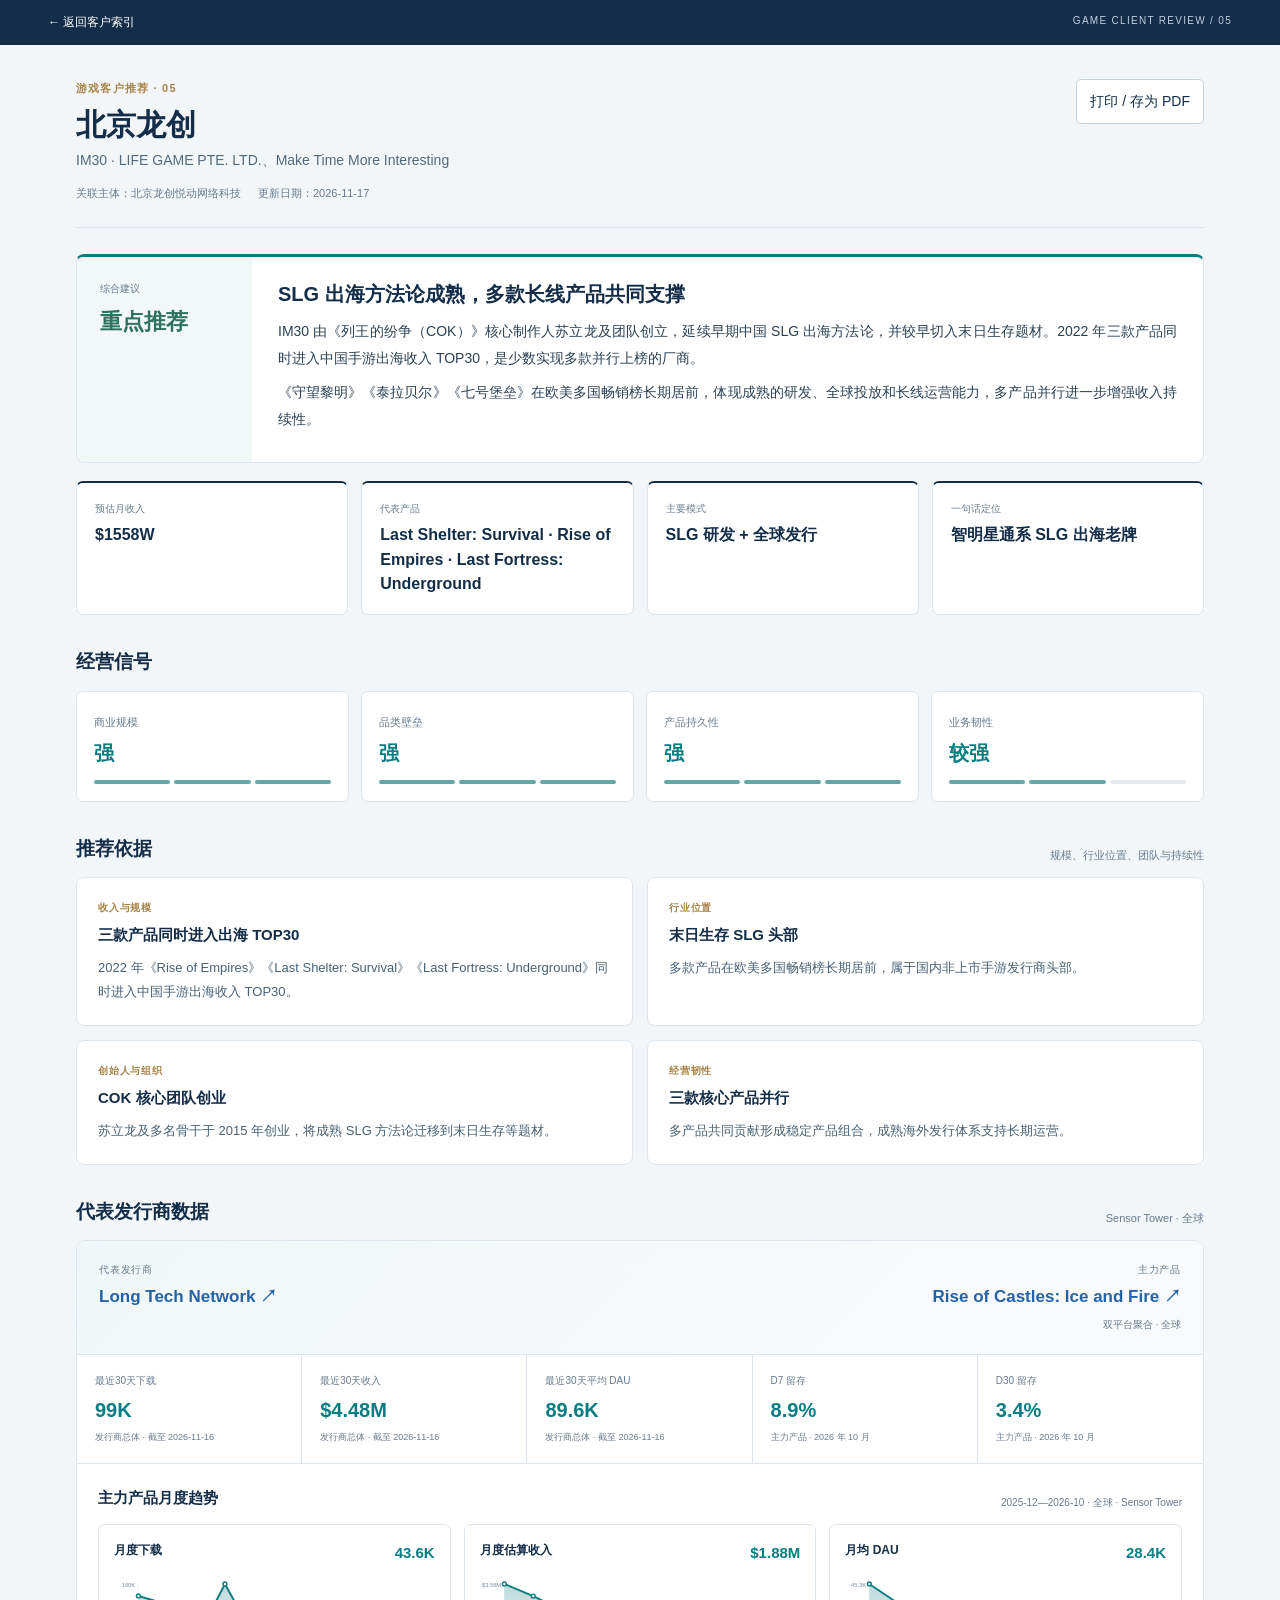
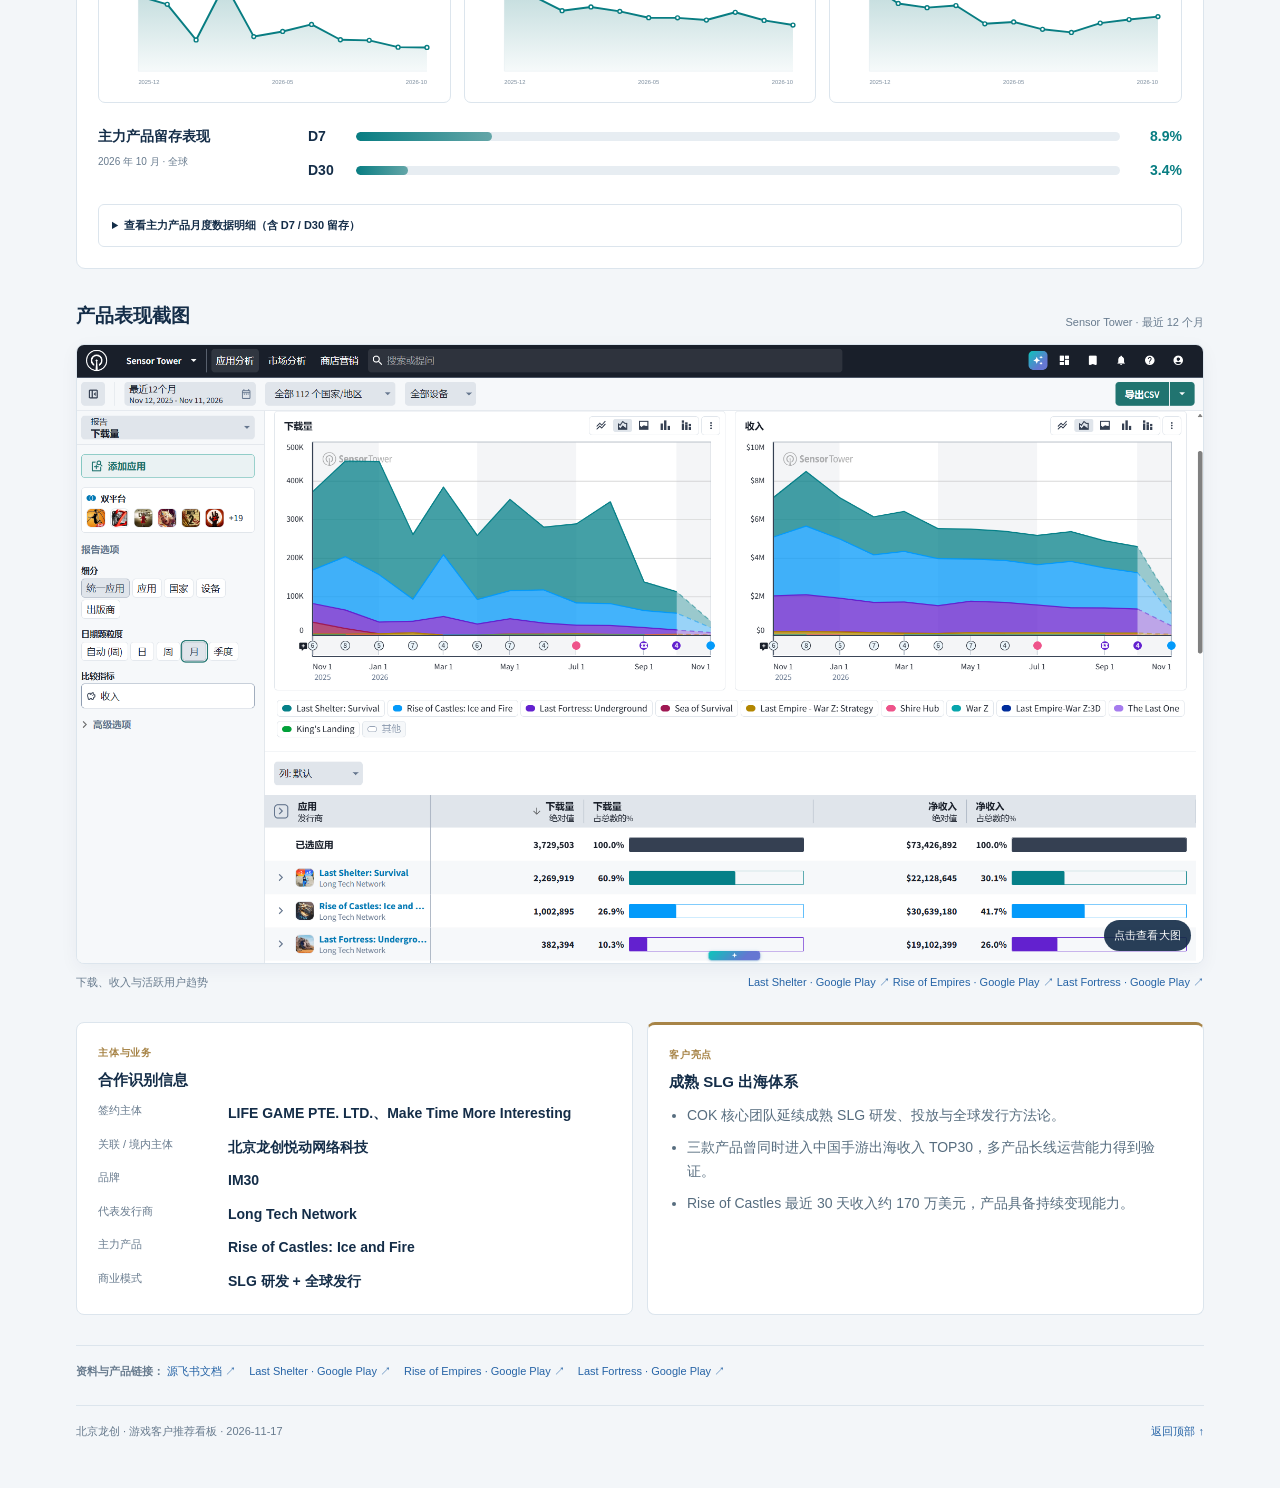
<file: 05_北京龙创_IM30.html>
<!doctype html><html lang="zh-CN"><head><meta charset="utf-8"><meta name="viewport" content="width=device-width,initial-scale=1"><meta name="color-scheme" content="light"><title>北京龙创 · 游戏客户推荐</title><style>
:root{--navy:#142d48;--blue:#2563a6;--teal:#087d82;--gold:#a78447;--text:#2c4155;--muted:#687b8e;--line:#dce5ed;--bg:#f3f6f9;--paper:#fff;--green:#2f725d;--warn:#915d19}
*{box-sizing:border-box}html{scroll-behavior:smooth}body{margin:0;background:var(--bg);color:var(--text);font:14px/1.75 -apple-system,BlinkMacSystemFont,"Segoe UI","PingFang SC","Microsoft YaHei",sans-serif}a{color:var(--blue);text-decoration:none}a:hover{text-decoration:underline}:focus-visible{outline:3px solid #75b4da;outline-offset:3px}button{font:inherit;cursor:pointer}.topbar{background:var(--navy);color:#fff;display:flex;justify-content:space-between;gap:20px;padding:12px max(28px,calc((100vw - 1184px)/2))}.topbar a{color:#fff;font-size:12px}.topbar span{font-size:10px;letter-spacing:.13em;color:#bfcedc}.page{max-width:1184px;margin:auto;padding:34px 28px 46px}.masthead{display:flex;justify-content:space-between;gap:25px;align-items:flex-start;border-bottom:1px solid var(--line);padding-bottom:24px}.eyebrow{font-size:11px;font-weight:700;color:var(--gold);letter-spacing:.11em;margin-bottom:7px}h1{font-size:30px;line-height:1.3;color:var(--navy);margin:0}.brandline{font-size:14px;color:#52697d;margin:4px 0 11px}.meta{display:flex;flex-wrap:wrap;gap:5px 17px;color:var(--muted);font-size:11px}.actions button{border:1px solid #c7d4e0;background:#fff;color:var(--navy);padding:9px 13px;border-radius:5px}.decision{display:grid;grid-template-columns:175px minmax(0,1fr);margin-top:26px;background:#fff;border:1px solid var(--line);border-top:3px solid var(--teal);border-radius:8px;overflow:hidden}.decision-side{background:#f2f7f7;padding:23px}.decision-side span{display:block;font-size:10px;color:var(--muted)}.decision-side b{display:block;font-size:22px;color:var(--green);margin-top:5px}.decision-side b.focus{color:var(--blue)}.decision-main{padding:22px 26px}.decision-main h2{font-size:20px;line-height:1.5;color:var(--navy);margin:0 0 9px}.decision-main p{font-size:14px;line-height:1.9;margin:8px 0;text-align:justify}.kpis{display:grid;grid-template-columns:repeat(4,1fr);gap:13px;margin-top:18px}.kpi{background:#fff;border:1px solid var(--line);border-top:2px solid var(--navy);border-radius:7px;padding:17px 18px;min-width:0}.kpi span{display:block;font-size:10px;color:var(--muted)}.kpi b{display:block;color:var(--navy);font-size:16px;line-height:1.55;margin-top:5px;overflow-wrap:anywhere}.section{margin-top:30px}.sectionhead{display:flex;justify-content:space-between;gap:18px;align-items:end;margin-bottom:12px}.sectionhead h2{font-size:19px;color:var(--navy);margin:0}.sectionhead p{font-size:11px;color:var(--muted);margin:0}.signals{display:grid;grid-template-columns:repeat(4,1fr);gap:12px}.signal{background:#fff;border:1px solid var(--line);border-radius:7px;padding:17px}.signal span{font-size:11px;color:var(--muted)}.signal b{display:block;font-size:20px;color:var(--teal);margin-top:3px}.segments{display:flex;gap:4px;margin-top:9px}.segments i{height:4px;flex:1;background:#e4ebf0;border-radius:2px}.segments i.on{background:#65a6a7}.evidence{display:grid;grid-template-columns:1fr 1fr;gap:14px}.card{background:#fff;border:1px solid var(--line);border-radius:8px;padding:21px}.card .overline{font-size:10px;color:var(--gold);font-weight:700;letter-spacing:.08em}.card h3{font-size:15px;color:var(--navy);margin:5px 0 8px}.card p{font-size:13px;line-height:1.85;color:#496175;margin:0}.bottomgrid{display:grid;grid-template-columns:1fr 1fr;gap:14px}.watch{border-top:3px solid var(--gold)}.watch ul{padding-left:18px;margin:8px 0 0}.watch li{margin:7px 0;color:#576d7f}.profile dl{display:grid;grid-template-columns:115px 1fr;gap:9px 15px;margin:8px 0 0}.profile dt{color:var(--muted);font-size:11px}.profile dd{margin:0;color:var(--navy);font-weight:600;overflow-wrap:anywhere}.sources{font-size:11px;color:var(--muted);border-top:1px solid var(--line);margin-top:30px;padding-top:16px}.sources a{margin-right:13px}.notice{font-size:11px;color:#6d5b40;background:#fffaf0;border:1px solid #eadfc9;border-left:3px solid var(--gold);padding:11px 14px;border-radius:4px;margin-top:18px}.footer{display:flex;justify-content:space-between;gap:20px;border-top:1px solid var(--line);padding-top:16px;margin-top:24px;color:var(--muted);font-size:11px}
@media(max-width:850px){.kpis,.signals{grid-template-columns:1fr 1fr}.evidence,.bottomgrid{grid-template-columns:1fr}.page{padding-inline:18px}}@media(max-width:620px){.masthead{display:block}.actions{margin-top:14px}.decision{grid-template-columns:1fr}.decision-side{padding:16px 20px}.decision-main{padding:19px}.kpis{grid-template-columns:1fr 1fr}.topbar span{display:none}.signals{grid-template-columns:1fr 1fr}}@media(max-width:420px){.page{padding-inline:12px}.kpis,.signals{grid-template-columns:1fr}.profile dl{grid-template-columns:1fr;gap:2px}.profile dd{margin-bottom:8px}h1{font-size:25px}}
@media print{@page{size:A4 portrait;margin:12mm}.topbar,.actions,.footer{display:none}body{background:#fff}.page{padding:0;max-width:none}.masthead{padding-bottom:13px}h1{font-size:23px}.decision{margin-top:15px}.decision-main,.decision-side{padding:13px 15px}.decision-main h2{font-size:16px}.decision-main p{font-size:11px}.kpis{gap:7px;margin-top:10px}.kpi{padding:10px}.kpi b{font-size:13px}.section{margin-top:18px}.signals{gap:7px}.signal{padding:10px}.signal b{font-size:15px}.evidence,.bottomgrid{gap:8px}.card{padding:12px;break-inside:avoid}.card p,.watch li{font-size:10px}.sources,.notice{font-size:8px}.notice{margin-top:10px}}
</style><link rel="stylesheet" href="assets/gallery.css"><link rel="stylesheet" href="assets/publisher.css"></head><body id="top"><div class="topbar"><a href="00_客户看板索引.html">← 返回客户索引</a><span>GAME CLIENT REVIEW / 05</span></div><main class="page"><header class="masthead"><div><div class="eyebrow">游戏客户推荐 · 05</div><h1>北京龙创</h1><div class="brandline">IM30 · LIFE GAME PTE. LTD.、Make Time More Interesting</div><div class="meta"><span>关联主体：北京龙创悦动网络科技</span><span>更新日期：2026-11-17</span></div></div><div class="actions"><button type="button" onclick="window.print()">打印 / 存为 PDF</button></div></header>
  <section class="decision"><div class="decision-side"><span>综合建议</span><b class="">重点推荐</b></div><div class="decision-main"><h2>SLG 出海方法论成熟，多款长线产品共同支撑</h2><p>IM30 由《列王的纷争（COK）》核心制作人苏立龙及团队创立，延续早期中国 SLG 出海方法论，并较早切入末日生存题材。2022 年三款产品同时进入中国手游出海收入 TOP30，是少数实现多款并行上榜的厂商。</p><p>《守望黎明》《泰拉贝尔》《七号堡垒》在欧美多国畅销榜长期居前，体现成熟的研发、全球投放和长线运营能力，多产品并行进一步增强收入持续性。</p></div></section>
  <div class="kpis"><div class="kpi"><span>预估月收入</span><b>$1558W</b></div><div class="kpi"><span>代表产品</span><b>Last Shelter: Survival · Rise of Empires · Last Fortress: Underground</b></div><div class="kpi"><span>主要模式</span><b>SLG 研发 + 全球发行</b></div><div class="kpi"><span>一句话定位</span><b>智明星通系 SLG 出海老牌</b></div></div>
  <section class="section"><div class="sectionhead"><h2>经营信号</h2></div><div class="signals"><div class="signal"><span>商业规模</span><b>强</b><div class="segments" aria-label="强"><i class="on"></i><i class="on"></i><i class="on"></i></div></div><div class="signal"><span>品类壁垒</span><b>强</b><div class="segments" aria-label="强"><i class="on"></i><i class="on"></i><i class="on"></i></div></div><div class="signal"><span>产品持久性</span><b>强</b><div class="segments" aria-label="强"><i class="on"></i><i class="on"></i><i class="on"></i></div></div><div class="signal"><span>业务韧性</span><b>较强</b><div class="segments" aria-label="较强"><i class="on"></i><i class="on"></i><i class=""></i></div></div></div></section>
  <section class="section"><div class="sectionhead"><h2>推荐依据</h2><p>规模、行业位置、团队与持续性</p></div><div class="evidence"><article class="card"><div class="overline">收入与规模</div><h3>三款产品同时进入出海 TOP30</h3><p>2022 年《Rise of Empires》《Last Shelter: Survival》《Last Fortress: Underground》同时进入中国手游出海收入 TOP30。</p></article><article class="card"><div class="overline">行业位置</div><h3>末日生存 SLG 头部</h3><p>多款产品在欧美多国畅销榜长期居前，属于国内非上市手游发行商头部。</p></article><article class="card"><div class="overline">创始人与组织</div><h3>COK 核心团队创业</h3><p>苏立龙及多名骨干于 2015 年创业，将成熟 SLG 方法论迁移到末日生存等题材。</p></article><article class="card"><div class="overline">经营韧性</div><h3>三款核心产品并行</h3><p>多产品共同贡献形成稳定产品组合，成熟海外发行体系支持长期运营。</p></article></div></section>
  <section class="section publisher-performance"><div class="sectionhead"><h2>代表发行商数据</h2><p>Sensor Tower · 全球</p></div><div data-publisher-dashboard="im30"></div></section>
  <section class="section"><div class="sectionhead"><h2>产品表现截图</h2><p>Sensor Tower · 最近 12 个月</p></div><button class="media-card" type="button" data-lightbox="assets/im30-sensortower.png" aria-label="查看北京龙创 IM30 产品表现截图大图"><img src="assets/im30-sensortower.png" alt="北京龙创 IM30 产品表现截图" loading="lazy"><span class="media-hint">点击查看大图</span></button><div class="media-caption"><span>下载、收入与活跃用户趋势</span><span><a href="https://play.google.com/store/apps/details?id=com.more.dayzsurvival.gp&amp;gl=US" target="_blank" rel="noopener noreferrer">Last Shelter · Google Play ↗</a> <a href="https://play.google.com/store/apps/details?id=com.im30.ROE.gp&amp;gl=US" target="_blank" rel="noopener noreferrer">Rise of Empires · Google Play ↗</a> <a href="https://play.google.com/store/apps/details?id=com.more.lastfortress.gp&amp;gl=US" target="_blank" rel="noopener noreferrer">Last Fortress · Google Play ↗</a></span></div></section>
  <section class="section"><div class="bottomgrid"><article class="card profile"><div class="overline">主体与业务</div><h3>合作识别信息</h3><dl><dt>签约主体</dt><dd>LIFE GAME PTE. LTD.、Make Time More Interesting</dd><dt>关联 / 境内主体</dt><dd>北京龙创悦动网络科技</dd><dt>品牌</dt><dd>IM30</dd><dt>代表发行商</dt><dd>Long Tech Network</dd><dt>主力产品</dt><dd>Rise of Castles: Ice and Fire</dd><dt>商业模式</dt><dd>SLG 研发 + 全球发行</dd></dl></article><article class="card watch"><div class="overline">客户亮点</div><h3>成熟 SLG 出海体系</h3><ul><li>COK 核心团队延续成熟 SLG 研发、投放与全球发行方法论。</li><li>三款产品曾同时进入中国手游出海收入 TOP30，多产品长线运营能力得到验证。</li><li>Rise of Castles 最近 30 天收入约 170 万美元，产品具备持续变现能力。</li></ul></article></div></section><div class="sources"><b>资料与产品链接：</b> <a href="https://q6y68vu0j8.feishu.cn/docx/ADJtdkBw3oiPd7xRdiWc30gGnWe" target="_blank" rel="noopener noreferrer">源飞书文档 ↗</a><a href="https://play.google.com/store/apps/details?id=com.more.dayzsurvival.gp&amp;gl=US" target="_blank" rel="noopener noreferrer">Last Shelter · Google Play ↗</a><a href="https://play.google.com/store/apps/details?id=com.im30.ROE.gp&amp;gl=US" target="_blank" rel="noopener noreferrer">Rise of Empires · Google Play ↗</a><a href="https://play.google.com/store/apps/details?id=com.more.lastfortress.gp&amp;gl=US" target="_blank" rel="noopener noreferrer">Last Fortress · Google Play ↗</a></div><footer class="footer"><span>北京龙创 · 游戏客户推荐看板 · 2026-11-17</span><a href="#top">返回顶部 ↑</a></footer></main><script src="assets/gallery.js"></script><script src="assets/publisher.js"></script></body></html>
</file>
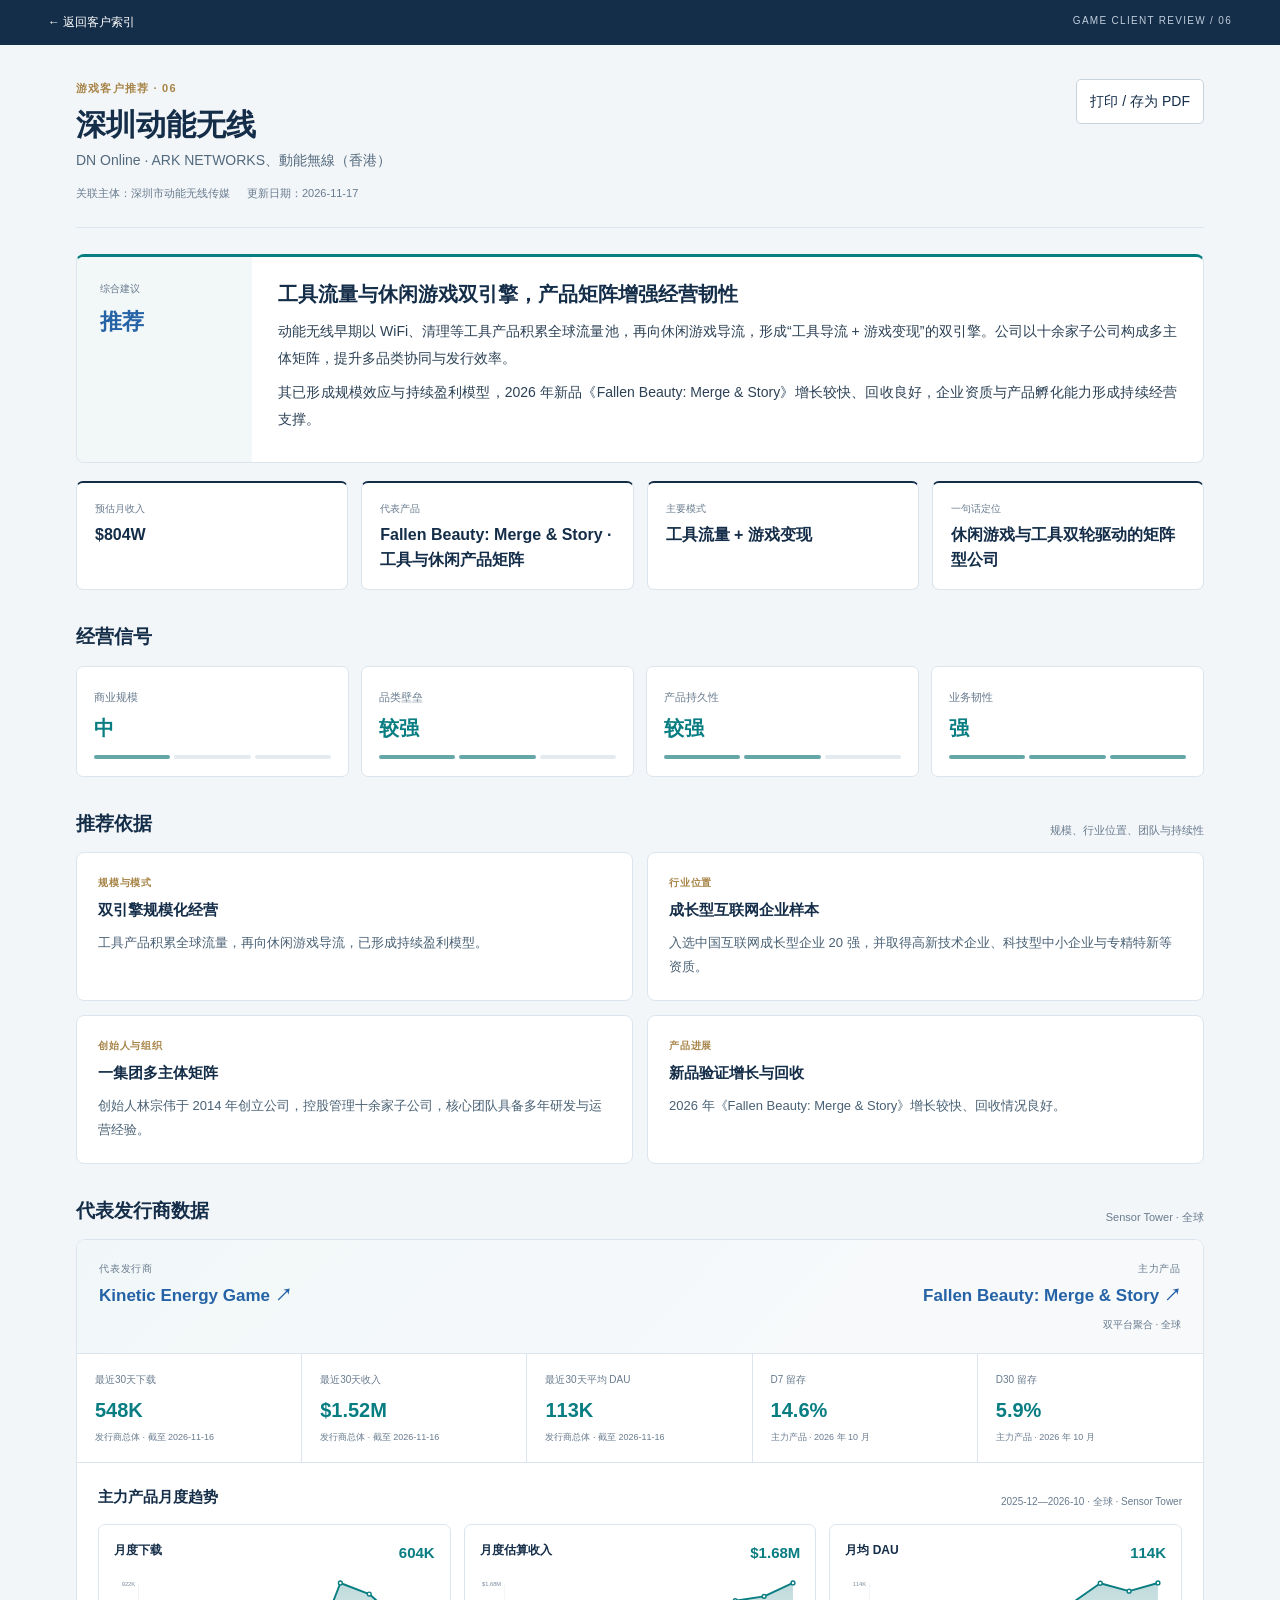
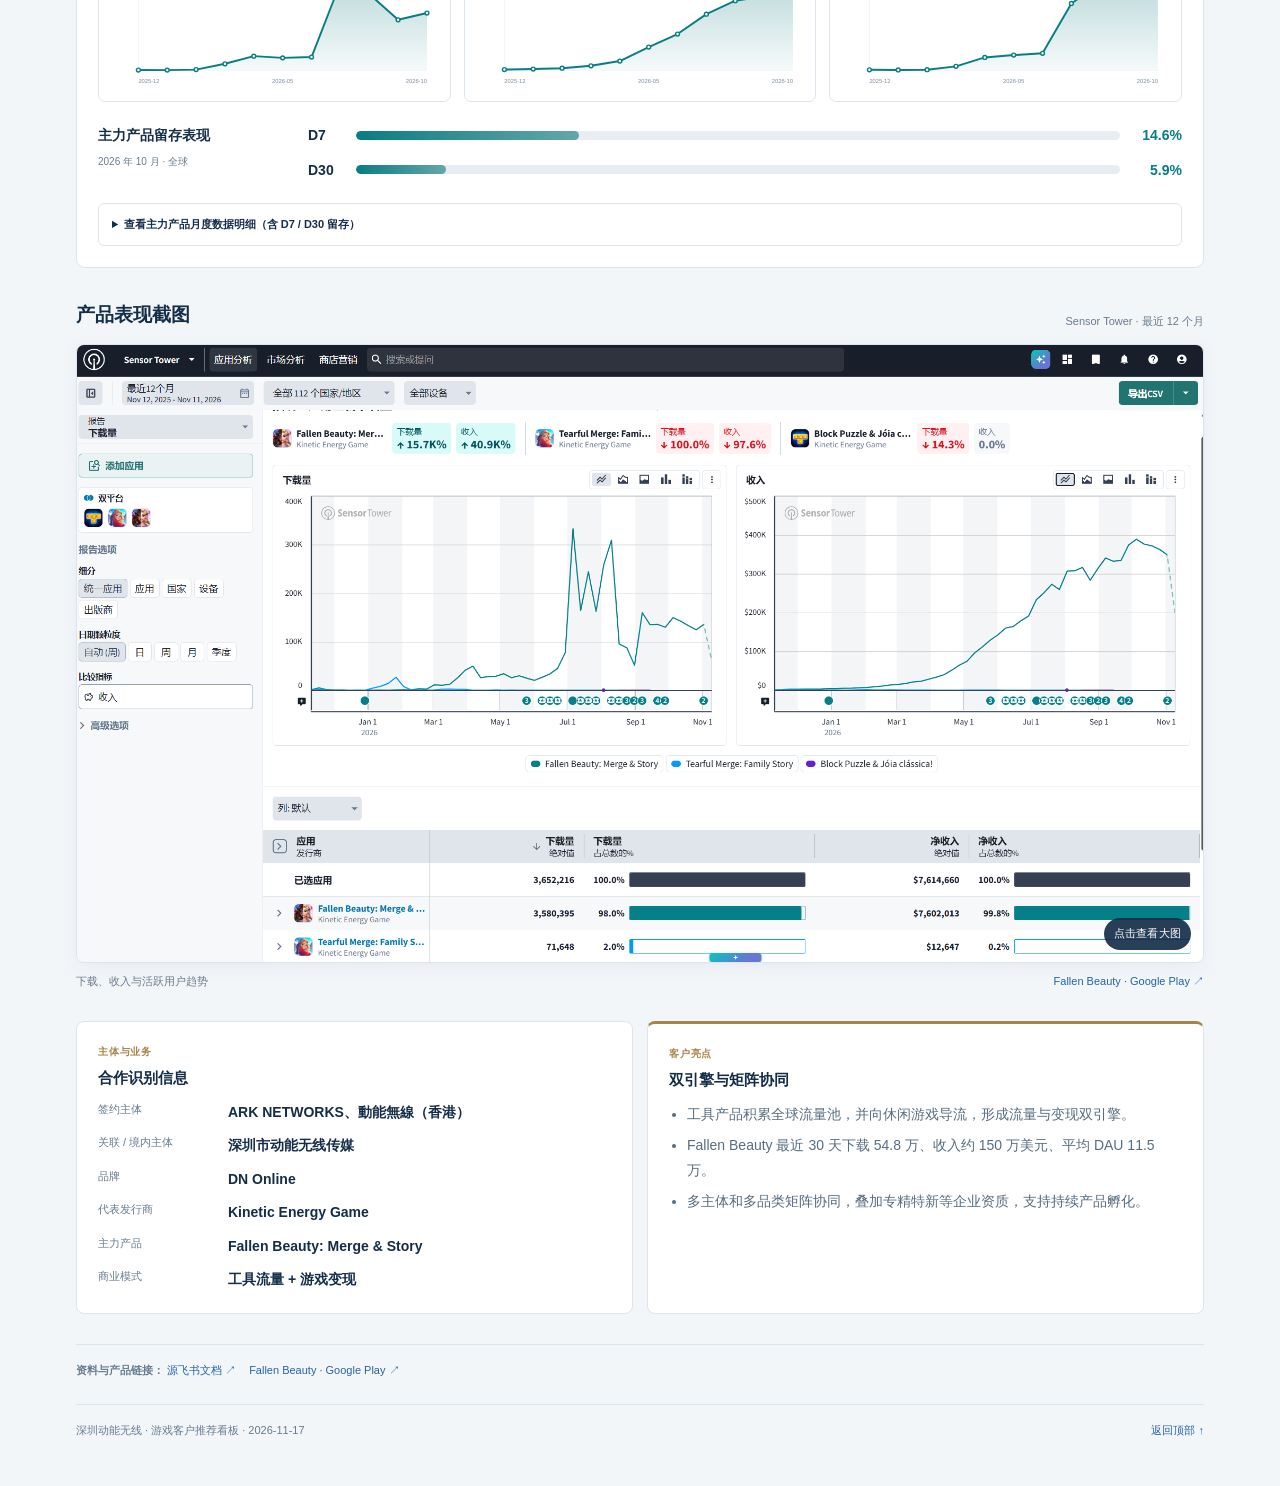
<file: 06_深圳动能无线.html>
<!doctype html><html lang="zh-CN"><head><meta charset="utf-8"><meta name="viewport" content="width=device-width,initial-scale=1"><meta name="color-scheme" content="light"><title>深圳动能无线 · 游戏客户推荐</title><style>
:root{--navy:#142d48;--blue:#2563a6;--teal:#087d82;--gold:#a78447;--text:#2c4155;--muted:#687b8e;--line:#dce5ed;--bg:#f3f6f9;--paper:#fff;--green:#2f725d;--warn:#915d19}
*{box-sizing:border-box}html{scroll-behavior:smooth}body{margin:0;background:var(--bg);color:var(--text);font:14px/1.75 -apple-system,BlinkMacSystemFont,"Segoe UI","PingFang SC","Microsoft YaHei",sans-serif}a{color:var(--blue);text-decoration:none}a:hover{text-decoration:underline}:focus-visible{outline:3px solid #75b4da;outline-offset:3px}button{font:inherit;cursor:pointer}.topbar{background:var(--navy);color:#fff;display:flex;justify-content:space-between;gap:20px;padding:12px max(28px,calc((100vw - 1184px)/2))}.topbar a{color:#fff;font-size:12px}.topbar span{font-size:10px;letter-spacing:.13em;color:#bfcedc}.page{max-width:1184px;margin:auto;padding:34px 28px 46px}.masthead{display:flex;justify-content:space-between;gap:25px;align-items:flex-start;border-bottom:1px solid var(--line);padding-bottom:24px}.eyebrow{font-size:11px;font-weight:700;color:var(--gold);letter-spacing:.11em;margin-bottom:7px}h1{font-size:30px;line-height:1.3;color:var(--navy);margin:0}.brandline{font-size:14px;color:#52697d;margin:4px 0 11px}.meta{display:flex;flex-wrap:wrap;gap:5px 17px;color:var(--muted);font-size:11px}.actions button{border:1px solid #c7d4e0;background:#fff;color:var(--navy);padding:9px 13px;border-radius:5px}.decision{display:grid;grid-template-columns:175px minmax(0,1fr);margin-top:26px;background:#fff;border:1px solid var(--line);border-top:3px solid var(--teal);border-radius:8px;overflow:hidden}.decision-side{background:#f2f7f7;padding:23px}.decision-side span{display:block;font-size:10px;color:var(--muted)}.decision-side b{display:block;font-size:22px;color:var(--green);margin-top:5px}.decision-side b.focus{color:var(--blue)}.decision-main{padding:22px 26px}.decision-main h2{font-size:20px;line-height:1.5;color:var(--navy);margin:0 0 9px}.decision-main p{font-size:14px;line-height:1.9;margin:8px 0;text-align:justify}.kpis{display:grid;grid-template-columns:repeat(4,1fr);gap:13px;margin-top:18px}.kpi{background:#fff;border:1px solid var(--line);border-top:2px solid var(--navy);border-radius:7px;padding:17px 18px;min-width:0}.kpi span{display:block;font-size:10px;color:var(--muted)}.kpi b{display:block;color:var(--navy);font-size:16px;line-height:1.55;margin-top:5px;overflow-wrap:anywhere}.section{margin-top:30px}.sectionhead{display:flex;justify-content:space-between;gap:18px;align-items:end;margin-bottom:12px}.sectionhead h2{font-size:19px;color:var(--navy);margin:0}.sectionhead p{font-size:11px;color:var(--muted);margin:0}.signals{display:grid;grid-template-columns:repeat(4,1fr);gap:12px}.signal{background:#fff;border:1px solid var(--line);border-radius:7px;padding:17px}.signal span{font-size:11px;color:var(--muted)}.signal b{display:block;font-size:20px;color:var(--teal);margin-top:3px}.segments{display:flex;gap:4px;margin-top:9px}.segments i{height:4px;flex:1;background:#e4ebf0;border-radius:2px}.segments i.on{background:#65a6a7}.evidence{display:grid;grid-template-columns:1fr 1fr;gap:14px}.card{background:#fff;border:1px solid var(--line);border-radius:8px;padding:21px}.card .overline{font-size:10px;color:var(--gold);font-weight:700;letter-spacing:.08em}.card h3{font-size:15px;color:var(--navy);margin:5px 0 8px}.card p{font-size:13px;line-height:1.85;color:#496175;margin:0}.bottomgrid{display:grid;grid-template-columns:1fr 1fr;gap:14px}.watch{border-top:3px solid var(--gold)}.watch ul{padding-left:18px;margin:8px 0 0}.watch li{margin:7px 0;color:#576d7f}.profile dl{display:grid;grid-template-columns:115px 1fr;gap:9px 15px;margin:8px 0 0}.profile dt{color:var(--muted);font-size:11px}.profile dd{margin:0;color:var(--navy);font-weight:600;overflow-wrap:anywhere}.sources{font-size:11px;color:var(--muted);border-top:1px solid var(--line);margin-top:30px;padding-top:16px}.sources a{margin-right:13px}.notice{font-size:11px;color:#6d5b40;background:#fffaf0;border:1px solid #eadfc9;border-left:3px solid var(--gold);padding:11px 14px;border-radius:4px;margin-top:18px}.footer{display:flex;justify-content:space-between;gap:20px;border-top:1px solid var(--line);padding-top:16px;margin-top:24px;color:var(--muted);font-size:11px}
@media(max-width:850px){.kpis,.signals{grid-template-columns:1fr 1fr}.evidence,.bottomgrid{grid-template-columns:1fr}.page{padding-inline:18px}}@media(max-width:620px){.masthead{display:block}.actions{margin-top:14px}.decision{grid-template-columns:1fr}.decision-side{padding:16px 20px}.decision-main{padding:19px}.kpis{grid-template-columns:1fr 1fr}.topbar span{display:none}.signals{grid-template-columns:1fr 1fr}}@media(max-width:420px){.page{padding-inline:12px}.kpis,.signals{grid-template-columns:1fr}.profile dl{grid-template-columns:1fr;gap:2px}.profile dd{margin-bottom:8px}h1{font-size:25px}}
@media print{@page{size:A4 portrait;margin:12mm}.topbar,.actions,.footer{display:none}body{background:#fff}.page{padding:0;max-width:none}.masthead{padding-bottom:13px}h1{font-size:23px}.decision{margin-top:15px}.decision-main,.decision-side{padding:13px 15px}.decision-main h2{font-size:16px}.decision-main p{font-size:11px}.kpis{gap:7px;margin-top:10px}.kpi{padding:10px}.kpi b{font-size:13px}.section{margin-top:18px}.signals{gap:7px}.signal{padding:10px}.signal b{font-size:15px}.evidence,.bottomgrid{gap:8px}.card{padding:12px;break-inside:avoid}.card p,.watch li{font-size:10px}.sources,.notice{font-size:8px}.notice{margin-top:10px}}
</style><link rel="stylesheet" href="assets/gallery.css"><link rel="stylesheet" href="assets/publisher.css"></head><body id="top"><div class="topbar"><a href="00_客户看板索引.html">← 返回客户索引</a><span>GAME CLIENT REVIEW / 06</span></div><main class="page"><header class="masthead"><div><div class="eyebrow">游戏客户推荐 · 06</div><h1>深圳动能无线</h1><div class="brandline">DN Online · ARK NETWORKS、動能無線（香港）</div><div class="meta"><span>关联主体：深圳市动能无线传媒</span><span>更新日期：2026-11-17</span></div></div><div class="actions"><button type="button" onclick="window.print()">打印 / 存为 PDF</button></div></header>
  <section class="decision"><div class="decision-side"><span>综合建议</span><b class="focus">推荐</b></div><div class="decision-main"><h2>工具流量与休闲游戏双引擎，产品矩阵增强经营韧性</h2><p>动能无线早期以 WiFi、清理等工具产品积累全球流量池，再向休闲游戏导流，形成“工具导流 + 游戏变现”的双引擎。公司以十余家子公司构成多主体矩阵，提升多品类协同与发行效率。</p><p>其已形成规模效应与持续盈利模型，2026 年新品《Fallen Beauty: Merge &amp; Story》增长较快、回收良好，企业资质与产品孵化能力形成持续经营支撑。</p></div></section>
  <div class="kpis"><div class="kpi"><span>预估月收入</span><b>$804W</b></div><div class="kpi"><span>代表产品</span><b>Fallen Beauty: Merge &amp; Story · 工具与休闲产品矩阵</b></div><div class="kpi"><span>主要模式</span><b>工具流量 + 游戏变现</b></div><div class="kpi"><span>一句话定位</span><b>休闲游戏与工具双轮驱动的矩阵型公司</b></div></div>
  <section class="section"><div class="sectionhead"><h2>经营信号</h2></div><div class="signals"><div class="signal"><span>商业规模</span><b>中</b><div class="segments" aria-label="中"><i class="on"></i><i class=""></i><i class=""></i></div></div><div class="signal"><span>品类壁垒</span><b>较强</b><div class="segments" aria-label="较强"><i class="on"></i><i class="on"></i><i class=""></i></div></div><div class="signal"><span>产品持久性</span><b>较强</b><div class="segments" aria-label="较强"><i class="on"></i><i class="on"></i><i class=""></i></div></div><div class="signal"><span>业务韧性</span><b>强</b><div class="segments" aria-label="强"><i class="on"></i><i class="on"></i><i class="on"></i></div></div></div></section>
  <section class="section"><div class="sectionhead"><h2>推荐依据</h2><p>规模、行业位置、团队与持续性</p></div><div class="evidence"><article class="card"><div class="overline">规模与模式</div><h3>双引擎规模化经营</h3><p>工具产品积累全球流量，再向休闲游戏导流，已形成持续盈利模型。</p></article><article class="card"><div class="overline">行业位置</div><h3>成长型互联网企业样本</h3><p>入选中国互联网成长型企业 20 强，并取得高新技术企业、科技型中小企业与专精特新等资质。</p></article><article class="card"><div class="overline">创始人与组织</div><h3>一集团多主体矩阵</h3><p>创始人林宗伟于 2014 年创立公司，控股管理十余家子公司，核心团队具备多年研发与运营经验。</p></article><article class="card"><div class="overline">产品进展</div><h3>新品验证增长与回收</h3><p>2026 年《Fallen Beauty: Merge &amp; Story》增长较快、回收情况良好。</p></article></div></section>
  <section class="section publisher-performance"><div class="sectionhead"><h2>代表发行商数据</h2><p>Sensor Tower · 全球</p></div><div data-publisher-dashboard="dnonline"></div></section>
  <section class="section"><div class="sectionhead"><h2>产品表现截图</h2><p>Sensor Tower · 最近 12 个月</p></div><button class="media-card" type="button" data-lightbox="assets/dnonline-sensortower.png" aria-label="查看深圳动能无线产品表现截图大图"><img src="assets/dnonline-sensortower.png" alt="深圳动能无线产品表现截图" loading="lazy"><span class="media-hint">点击查看大图</span></button><div class="media-caption"><span>下载、收入与活跃用户趋势</span><span><a href="https://play.google.com/store/apps/details?id=com.fallenbeauty.google&amp;gl=IN" target="_blank" rel="noopener noreferrer">Fallen Beauty · Google Play ↗</a></span></div></section>
  <section class="section"><div class="bottomgrid"><article class="card profile"><div class="overline">主体与业务</div><h3>合作识别信息</h3><dl><dt>签约主体</dt><dd>ARK NETWORKS、動能無線（香港）</dd><dt>关联 / 境内主体</dt><dd>深圳市动能无线传媒</dd><dt>品牌</dt><dd>DN Online</dd><dt>代表发行商</dt><dd>Kinetic Energy Game</dd><dt>主力产品</dt><dd>Fallen Beauty: Merge &amp; Story</dd><dt>商业模式</dt><dd>工具流量 + 游戏变现</dd></dl></article><article class="card watch"><div class="overline">客户亮点</div><h3>双引擎与矩阵协同</h3><ul><li>工具产品积累全球流量池，并向休闲游戏导流，形成流量与变现双引擎。</li><li>Fallen Beauty 最近 30 天下载 54.8 万、收入约 150 万美元、平均 DAU 11.5 万。</li><li>多主体和多品类矩阵协同，叠加专精特新等企业资质，支持持续产品孵化。</li></ul></article></div></section><div class="sources"><b>资料与产品链接：</b> <a href="https://q6y68vu0j8.feishu.cn/docx/ADJtdkBw3oiPd7xRdiWc30gGnWe" target="_blank" rel="noopener noreferrer">源飞书文档 ↗</a><a href="https://play.google.com/store/apps/details?id=com.fallenbeauty.google&amp;gl=IN" target="_blank" rel="noopener noreferrer">Fallen Beauty · Google Play ↗</a></div><footer class="footer"><span>深圳动能无线 · 游戏客户推荐看板 · 2026-11-17</span><a href="#top">返回顶部 ↑</a></footer></main><script src="assets/gallery.js"></script><script src="assets/publisher.js"></script></body></html>
</file>
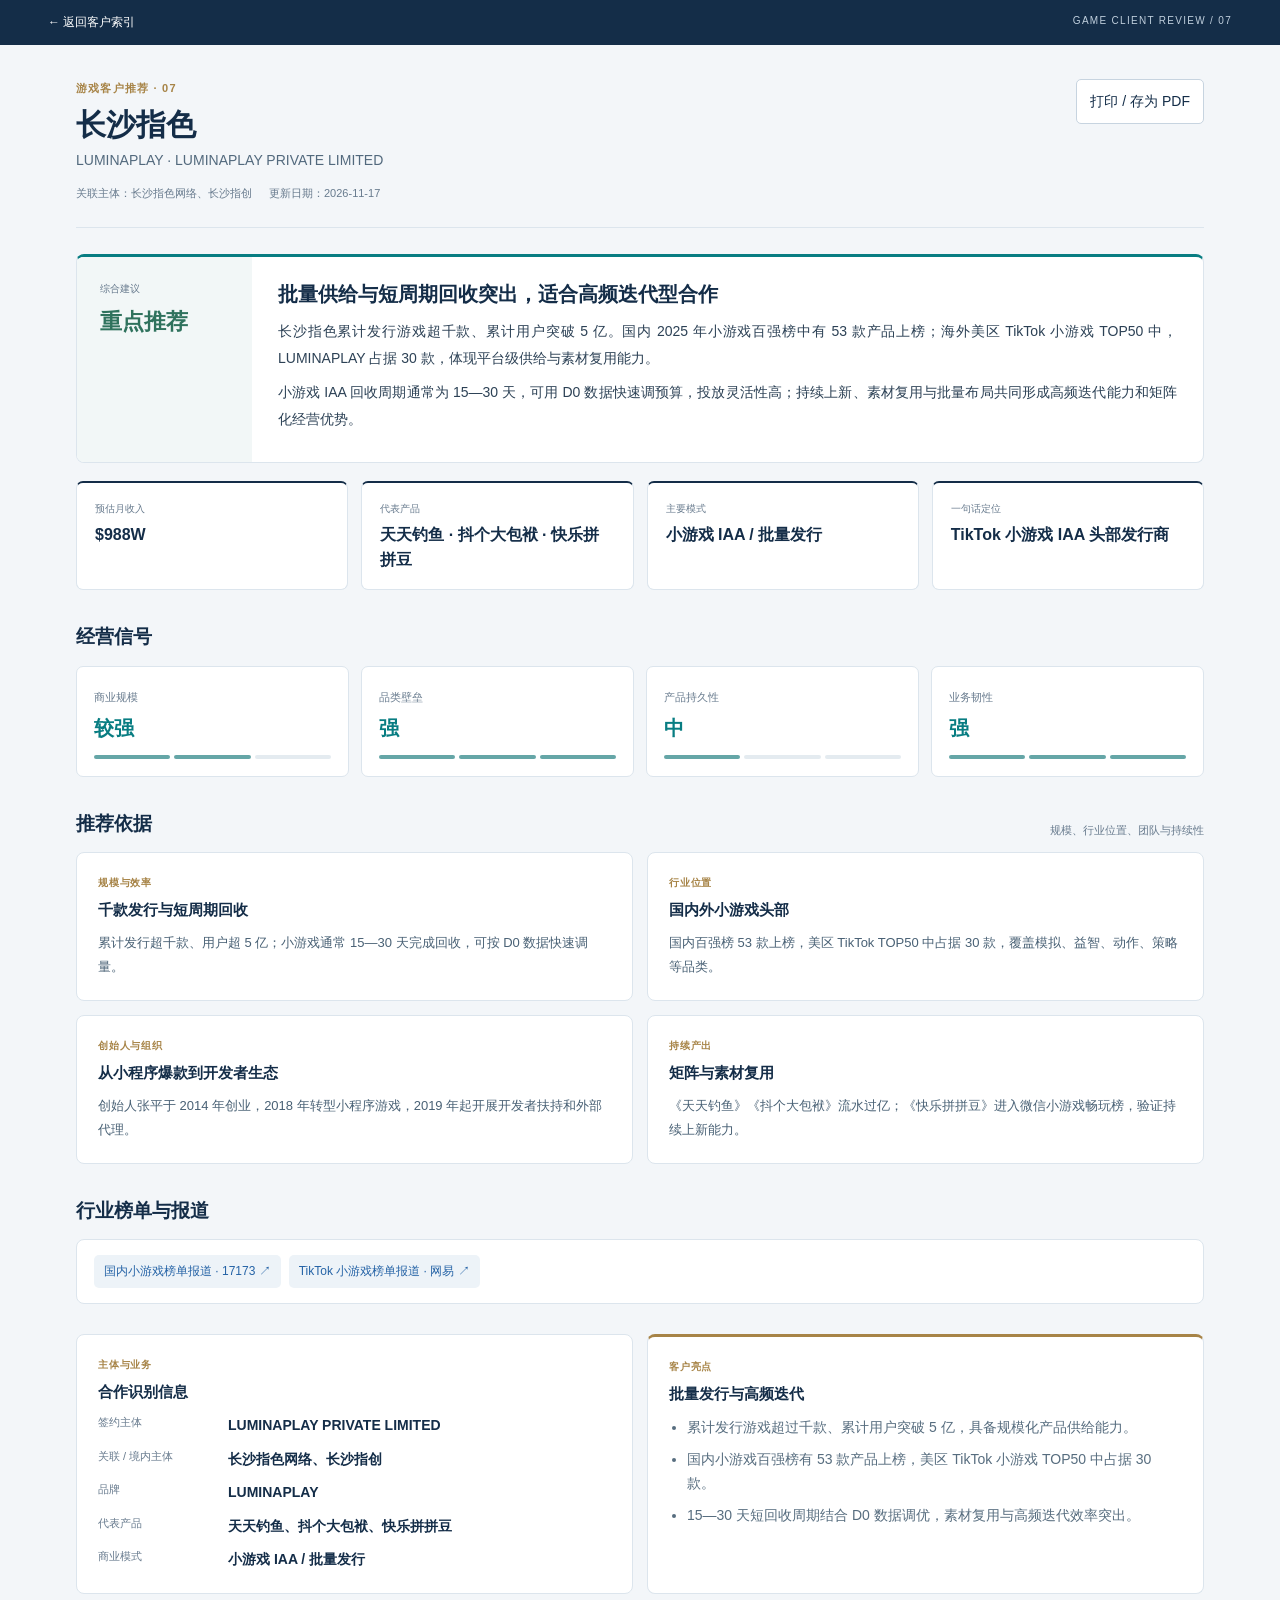
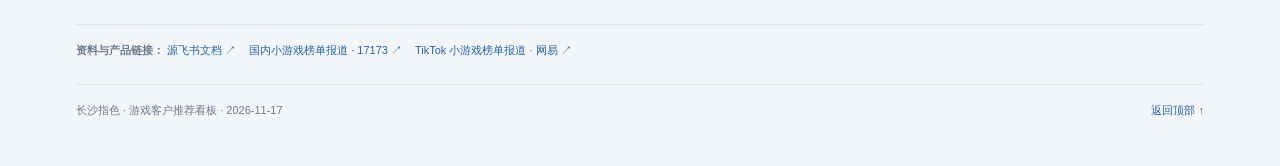
<file: 07_长沙指色_LUMINAPLAY.html>
<!doctype html><html lang="zh-CN"><head><meta charset="utf-8"><meta name="viewport" content="width=device-width,initial-scale=1"><meta name="color-scheme" content="light"><title>长沙指色 · 游戏客户推荐</title><style>
:root{--navy:#142d48;--blue:#2563a6;--teal:#087d82;--gold:#a78447;--text:#2c4155;--muted:#687b8e;--line:#dce5ed;--bg:#f3f6f9;--paper:#fff;--green:#2f725d;--warn:#915d19}
*{box-sizing:border-box}html{scroll-behavior:smooth}body{margin:0;background:var(--bg);color:var(--text);font:14px/1.75 -apple-system,BlinkMacSystemFont,"Segoe UI","PingFang SC","Microsoft YaHei",sans-serif}a{color:var(--blue);text-decoration:none}a:hover{text-decoration:underline}:focus-visible{outline:3px solid #75b4da;outline-offset:3px}button{font:inherit;cursor:pointer}.topbar{background:var(--navy);color:#fff;display:flex;justify-content:space-between;gap:20px;padding:12px max(28px,calc((100vw - 1184px)/2))}.topbar a{color:#fff;font-size:12px}.topbar span{font-size:10px;letter-spacing:.13em;color:#bfcedc}.page{max-width:1184px;margin:auto;padding:34px 28px 46px}.masthead{display:flex;justify-content:space-between;gap:25px;align-items:flex-start;border-bottom:1px solid var(--line);padding-bottom:24px}.eyebrow{font-size:11px;font-weight:700;color:var(--gold);letter-spacing:.11em;margin-bottom:7px}h1{font-size:30px;line-height:1.3;color:var(--navy);margin:0}.brandline{font-size:14px;color:#52697d;margin:4px 0 11px}.meta{display:flex;flex-wrap:wrap;gap:5px 17px;color:var(--muted);font-size:11px}.actions button{border:1px solid #c7d4e0;background:#fff;color:var(--navy);padding:9px 13px;border-radius:5px}.decision{display:grid;grid-template-columns:175px minmax(0,1fr);margin-top:26px;background:#fff;border:1px solid var(--line);border-top:3px solid var(--teal);border-radius:8px;overflow:hidden}.decision-side{background:#f2f7f7;padding:23px}.decision-side span{display:block;font-size:10px;color:var(--muted)}.decision-side b{display:block;font-size:22px;color:var(--green);margin-top:5px}.decision-side b.focus{color:var(--blue)}.decision-main{padding:22px 26px}.decision-main h2{font-size:20px;line-height:1.5;color:var(--navy);margin:0 0 9px}.decision-main p{font-size:14px;line-height:1.9;margin:8px 0;text-align:justify}.kpis{display:grid;grid-template-columns:repeat(4,1fr);gap:13px;margin-top:18px}.kpi{background:#fff;border:1px solid var(--line);border-top:2px solid var(--navy);border-radius:7px;padding:17px 18px;min-width:0}.kpi span{display:block;font-size:10px;color:var(--muted)}.kpi b{display:block;color:var(--navy);font-size:16px;line-height:1.55;margin-top:5px;overflow-wrap:anywhere}.section{margin-top:30px}.sectionhead{display:flex;justify-content:space-between;gap:18px;align-items:end;margin-bottom:12px}.sectionhead h2{font-size:19px;color:var(--navy);margin:0}.sectionhead p{font-size:11px;color:var(--muted);margin:0}.signals{display:grid;grid-template-columns:repeat(4,1fr);gap:12px}.signal{background:#fff;border:1px solid var(--line);border-radius:7px;padding:17px}.signal span{font-size:11px;color:var(--muted)}.signal b{display:block;font-size:20px;color:var(--teal);margin-top:3px}.segments{display:flex;gap:4px;margin-top:9px}.segments i{height:4px;flex:1;background:#e4ebf0;border-radius:2px}.segments i.on{background:#65a6a7}.evidence{display:grid;grid-template-columns:1fr 1fr;gap:14px}.card{background:#fff;border:1px solid var(--line);border-radius:8px;padding:21px}.card .overline{font-size:10px;color:var(--gold);font-weight:700;letter-spacing:.08em}.card h3{font-size:15px;color:var(--navy);margin:5px 0 8px}.card p{font-size:13px;line-height:1.85;color:#496175;margin:0}.bottomgrid{display:grid;grid-template-columns:1fr 1fr;gap:14px}.watch{border-top:3px solid var(--gold)}.watch ul{padding-left:18px;margin:8px 0 0}.watch li{margin:7px 0;color:#576d7f}.profile dl{display:grid;grid-template-columns:115px 1fr;gap:9px 15px;margin:8px 0 0}.profile dt{color:var(--muted);font-size:11px}.profile dd{margin:0;color:var(--navy);font-weight:600;overflow-wrap:anywhere}.sources{font-size:11px;color:var(--muted);border-top:1px solid var(--line);margin-top:30px;padding-top:16px}.sources a{margin-right:13px}.notice{font-size:11px;color:#6d5b40;background:#fffaf0;border:1px solid #eadfc9;border-left:3px solid var(--gold);padding:11px 14px;border-radius:4px;margin-top:18px}.footer{display:flex;justify-content:space-between;gap:20px;border-top:1px solid var(--line);padding-top:16px;margin-top:24px;color:var(--muted);font-size:11px}
@media(max-width:850px){.kpis,.signals{grid-template-columns:1fr 1fr}.evidence,.bottomgrid{grid-template-columns:1fr}.page{padding-inline:18px}}@media(max-width:620px){.masthead{display:block}.actions{margin-top:14px}.decision{grid-template-columns:1fr}.decision-side{padding:16px 20px}.decision-main{padding:19px}.kpis{grid-template-columns:1fr 1fr}.topbar span{display:none}.signals{grid-template-columns:1fr 1fr}}@media(max-width:420px){.page{padding-inline:12px}.kpis,.signals{grid-template-columns:1fr}.profile dl{grid-template-columns:1fr;gap:2px}.profile dd{margin-bottom:8px}h1{font-size:25px}}
@media print{@page{size:A4 portrait;margin:12mm}.topbar,.actions,.footer{display:none}body{background:#fff}.page{padding:0;max-width:none}.masthead{padding-bottom:13px}h1{font-size:23px}.decision{margin-top:15px}.decision-main,.decision-side{padding:13px 15px}.decision-main h2{font-size:16px}.decision-main p{font-size:11px}.kpis{gap:7px;margin-top:10px}.kpi{padding:10px}.kpi b{font-size:13px}.section{margin-top:18px}.signals{gap:7px}.signal{padding:10px}.signal b{font-size:15px}.evidence,.bottomgrid{gap:8px}.card{padding:12px;break-inside:avoid}.card p,.watch li{font-size:10px}.sources,.notice{font-size:8px}.notice{margin-top:10px}}
</style><link rel="stylesheet" href="assets/gallery.css"></head><body id="top"><div class="topbar"><a href="00_客户看板索引.html">← 返回客户索引</a><span>GAME CLIENT REVIEW / 07</span></div><main class="page"><header class="masthead"><div><div class="eyebrow">游戏客户推荐 · 07</div><h1>长沙指色</h1><div class="brandline">LUMINAPLAY · LUMINAPLAY PRIVATE LIMITED</div><div class="meta"><span>关联主体：长沙指色网络、长沙指创</span><span>更新日期：2026-11-17</span></div></div><div class="actions"><button type="button" onclick="window.print()">打印 / 存为 PDF</button></div></header>
  <section class="decision"><div class="decision-side"><span>综合建议</span><b class="">重点推荐</b></div><div class="decision-main"><h2>批量供给与短周期回收突出，适合高频迭代型合作</h2><p>长沙指色累计发行游戏超千款、累计用户突破 5 亿。国内 2025 年小游戏百强榜中有 53 款产品上榜；海外美区 TikTok 小游戏 TOP50 中，LUMINAPLAY 占据 30 款，体现平台级供给与素材复用能力。</p><p>小游戏 IAA 回收周期通常为 15—30 天，可用 D0 数据快速调预算，投放灵活性高；持续上新、素材复用与批量布局共同形成高频迭代能力和矩阵化经营优势。</p></div></section>
  <div class="kpis"><div class="kpi"><span>预估月收入</span><b>$988W</b></div><div class="kpi"><span>代表产品</span><b>天天钓鱼 · 抖个大包袱 · 快乐拼拼豆</b></div><div class="kpi"><span>主要模式</span><b>小游戏 IAA / 批量发行</b></div><div class="kpi"><span>一句话定位</span><b>TikTok 小游戏 IAA 头部发行商</b></div></div>
  <section class="section"><div class="sectionhead"><h2>经营信号</h2></div><div class="signals"><div class="signal"><span>商业规模</span><b>较强</b><div class="segments" aria-label="较强"><i class="on"></i><i class="on"></i><i class=""></i></div></div><div class="signal"><span>品类壁垒</span><b>强</b><div class="segments" aria-label="强"><i class="on"></i><i class="on"></i><i class="on"></i></div></div><div class="signal"><span>产品持久性</span><b>中</b><div class="segments" aria-label="中"><i class="on"></i><i class=""></i><i class=""></i></div></div><div class="signal"><span>业务韧性</span><b>强</b><div class="segments" aria-label="强"><i class="on"></i><i class="on"></i><i class="on"></i></div></div></div></section>
  <section class="section"><div class="sectionhead"><h2>推荐依据</h2><p>规模、行业位置、团队与持续性</p></div><div class="evidence"><article class="card"><div class="overline">规模与效率</div><h3>千款发行与短周期回收</h3><p>累计发行超千款、用户超 5 亿；小游戏通常 15—30 天完成回收，可按 D0 数据快速调量。</p></article><article class="card"><div class="overline">行业位置</div><h3>国内外小游戏头部</h3><p>国内百强榜 53 款上榜，美区 TikTok TOP50 中占据 30 款，覆盖模拟、益智、动作、策略等品类。</p></article><article class="card"><div class="overline">创始人与组织</div><h3>从小程序爆款到开发者生态</h3><p>创始人张平于 2014 年创业，2018 年转型小程序游戏，2019 年起开展开发者扶持和外部代理。</p></article><article class="card"><div class="overline">持续产出</div><h3>矩阵与素材复用</h3><p>《天天钓鱼》《抖个大包袱》流水过亿；《快乐拼拼豆》进入微信小游戏畅玩榜，验证持续上新能力。</p></article></div></section>
  <section class="section"><div class="sectionhead"><h2>行业榜单与报道</h2></div><div class="link-panel"><a href="https://news.17173.com/content/12242025/181725847.shtml" target="_blank" rel="noopener noreferrer">国内小游戏榜单报道 · 17173 ↗</a><a href="https://c.m.163.com/news/a/L273M3GL05466ZM9.html" target="_blank" rel="noopener noreferrer">TikTok 小游戏榜单报道 · 网易 ↗</a></div></section>
  <section class="section"><div class="bottomgrid"><article class="card profile"><div class="overline">主体与业务</div><h3>合作识别信息</h3><dl><dt>签约主体</dt><dd>LUMINAPLAY PRIVATE LIMITED</dd><dt>关联 / 境内主体</dt><dd>长沙指色网络、长沙指创</dd><dt>品牌</dt><dd>LUMINAPLAY</dd><dt>代表产品</dt><dd>天天钓鱼、抖个大包袱、快乐拼拼豆</dd><dt>商业模式</dt><dd>小游戏 IAA / 批量发行</dd></dl></article><article class="card watch"><div class="overline">客户亮点</div><h3>批量发行与高频迭代</h3><ul><li>累计发行游戏超过千款、累计用户突破 5 亿，具备规模化产品供给能力。</li><li>国内小游戏百强榜有 53 款产品上榜，美区 TikTok 小游戏 TOP50 中占据 30 款。</li><li>15—30 天短回收周期结合 D0 数据调优，素材复用与高频迭代效率突出。</li></ul></article></div></section><div class="sources"><b>资料与产品链接：</b> <a href="https://q6y68vu0j8.feishu.cn/docx/ADJtdkBw3oiPd7xRdiWc30gGnWe" target="_blank" rel="noopener noreferrer">源飞书文档 ↗</a><a href="https://news.17173.com/content/12242025/181725847.shtml" target="_blank" rel="noopener noreferrer">国内小游戏榜单报道 · 17173 ↗</a><a href="https://c.m.163.com/news/a/L273M3GL05466ZM9.html" target="_blank" rel="noopener noreferrer">TikTok 小游戏榜单报道 · 网易 ↗</a></div><footer class="footer"><span>长沙指色 · 游戏客户推荐看板 · 2026-11-17</span><a href="#top">返回顶部 ↑</a></footer></main><script src="assets/gallery.js"></script></body></html>
</file>
<file: assets/gallery.css>
.media-card{position:relative;display:block;width:100%;padding:0;border:1px solid var(--line);border-radius:8px;background:#fff;overflow:hidden;text-align:left;box-shadow:0 5px 18px #142d480d}
.media-card:hover{border-color:#a9becd;box-shadow:0 8px 24px #142d4817}
.media-card img{display:block;width:100%;height:auto;max-height:620px;object-fit:contain;background:#eef3f7}
.media-card .media-hint{position:absolute;right:12px;bottom:12px;padding:6px 10px;border-radius:999px;background:#142d48e8;color:#fff;font-size:11px;letter-spacing:.02em}
.media-caption{display:flex;justify-content:space-between;gap:14px;align-items:center;margin-top:9px;color:var(--muted);font-size:11px}
.media-caption a{white-space:nowrap}
.media-dialog{width:min(96vw,1680px);max-width:none;border:0;border-radius:10px;padding:12px;background:#0d1d2e;box-shadow:0 24px 80px #0008}
.media-dialog::backdrop{background:#07111dd9;backdrop-filter:blur(3px)}
.media-dialog img{display:block;max-width:100%;max-height:88vh;margin:auto;border-radius:5px;background:#fff}
.media-dialog-close{position:absolute;right:19px;top:19px;width:38px;height:38px;border:1px solid #ffffff52;border-radius:50%;background:#142d48e8;color:#fff;font-size:22px;line-height:1}
.media-dialog-close:hover{background:#254b6e}
.link-panel{display:flex;flex-wrap:wrap;gap:8px;padding:15px 17px;background:#fff;border:1px solid var(--line);border-radius:8px}
.link-panel a{display:inline-flex;align-items:center;padding:6px 10px;border-radius:5px;background:#edf3f8;font-size:12px}
@media(max-width:620px){.media-caption{display:block}.media-caption a{display:inline-block;margin-top:5px}.media-card .media-hint{right:8px;bottom:8px}}
@media print{.media-card{box-shadow:none}.media-card .media-hint,.media-dialog{display:none}.media-card img{max-height:170mm}.media-caption{font-size:8px}}
</file>
<file: assets/publisher.css>
.publisher-panel{background:#fff;border:1px solid var(--line);border-radius:9px;overflow:hidden}
.publisher-identity{display:flex;align-items:flex-start;justify-content:space-between;gap:22px;padding:20px 22px;background:linear-gradient(135deg,#f1f7f8 0%,#f7f9fb 70%);border-bottom:1px solid var(--line)}
.publisher-identity small{display:block;color:var(--muted);font-size:10px;letter-spacing:.08em}
.publisher-identity strong{display:block;margin-top:3px;color:var(--navy);font-size:17px}
.publisher-product{text-align:right}.publisher-product a{font-weight:700}
.publisher-scope{margin-top:5px;color:var(--muted);font-size:10px}
.publisher-kpis{display:grid;grid-template-columns:repeat(5,minmax(0,1fr));gap:0;border-bottom:1px solid var(--line)}
.publisher-kpis.four{grid-template-columns:repeat(4,minmax(0,1fr))}
.publisher-kpi{padding:17px 18px;border-right:1px solid var(--line)}.publisher-kpi:last-child{border-right:0}
.publisher-kpi span{display:block;color:var(--muted);font-size:10px}.publisher-kpi b{display:block;margin-top:4px;color:var(--teal);font-size:20px}.publisher-kpi em{display:block;margin-top:2px;color:var(--muted);font-size:9px;font-style:normal}
.trend-wrap{padding:21px}.trend-titlebar{display:flex;justify-content:space-between;gap:16px;align-items:flex-end;margin-bottom:13px}.trend-titlebar h3{margin:0;color:var(--navy);font-size:15px}.trend-titlebar p{margin:0;color:var(--muted);font-size:10px}
.trend-grid{display:grid;grid-template-columns:repeat(3,minmax(0,1fr));gap:13px}.trend-grid.two{grid-template-columns:repeat(2,minmax(0,1fr))}
.trend-card{border:1px solid var(--line);border-radius:7px;padding:15px;min-width:0}.trend-card-head{display:flex;align-items:flex-start;justify-content:space-between;gap:12px}.trend-card h4{margin:0;color:var(--navy);font-size:12px}.trend-card .latest{color:var(--teal);font-size:15px;font-weight:700}.trend-card svg{display:block;width:100%;height:auto;margin-top:8px;overflow:visible}.chart-grid{stroke:#e8eef3;stroke-width:1}.chart-line{fill:none;stroke:var(--teal);stroke-width:3;stroke-linecap:round;stroke-linejoin:round}.chart-area{fill:url(#publisherArea);opacity:.42}.chart-dot{fill:#fff;stroke:var(--teal);stroke-width:2.2}.chart-label{fill:#7a8b9c;font-size:9px}
.retention-block{display:grid;grid-template-columns:190px 1fr;gap:20px;padding:0 21px 21px}.retention-copy h3{margin:0 0 5px;color:var(--navy);font-size:14px}.retention-copy p{margin:0;color:var(--muted);font-size:10px}.retention-bars{display:grid;gap:10px}.retention-row{display:grid;grid-template-columns:38px 1fr 52px;gap:10px;align-items:center}.retention-row span{color:var(--navy);font-weight:700}.retention-track{height:9px;background:#e7edf2;border-radius:10px;overflow:hidden}.retention-fill{height:100%;background:linear-gradient(90deg,var(--teal),#64a6a8);border-radius:inherit}.retention-row b{text-align:right;color:var(--teal);font-size:14px}
.publisher-details{margin:0 21px 21px;border:1px solid var(--line);border-radius:6px}.publisher-details summary{cursor:pointer;padding:11px 13px;color:var(--navy);font-weight:700;font-size:11px}.publisher-tablebox{overflow:auto;border-top:1px solid var(--line)}.publisher-table{width:100%;border-collapse:collapse;font-size:10px;white-space:nowrap}.publisher-table th,.publisher-table td{padding:8px 11px;border-bottom:1px solid #edf1f4;text-align:right}.publisher-table th:first-child,.publisher-table td:first-child{text-align:left}.publisher-table th{background:#f7f9fb;color:var(--muted);font-weight:600}.publisher-table tr:last-child td{border-bottom:0}
@media(max-width:900px){.publisher-kpis,.publisher-kpis.four{grid-template-columns:repeat(3,1fr)}.publisher-kpi{border-bottom:1px solid var(--line)}.trend-grid,.trend-grid.two{grid-template-columns:1fr 1fr}.retention-block{grid-template-columns:1fr}}
@media(max-width:620px){.publisher-identity{display:block}.publisher-product{text-align:left;margin-top:12px}.publisher-kpis,.publisher-kpis.four{grid-template-columns:1fr 1fr}.trend-grid,.trend-grid.two{grid-template-columns:1fr}.publisher-kpi b{font-size:17px}.trend-wrap{padding:16px}.retention-block{padding:0 16px 16px}.publisher-details{margin:0 16px 16px}}
@media print{.publisher-identity,.trend-wrap,.retention-block{padding:11px}.publisher-kpi{padding:9px}.publisher-kpi b{font-size:14px}.trend-card{padding:8px}.publisher-details{margin:0 11px 11px}.publisher-panel{break-inside:auto}.trend-card{break-inside:avoid}}
</file>
